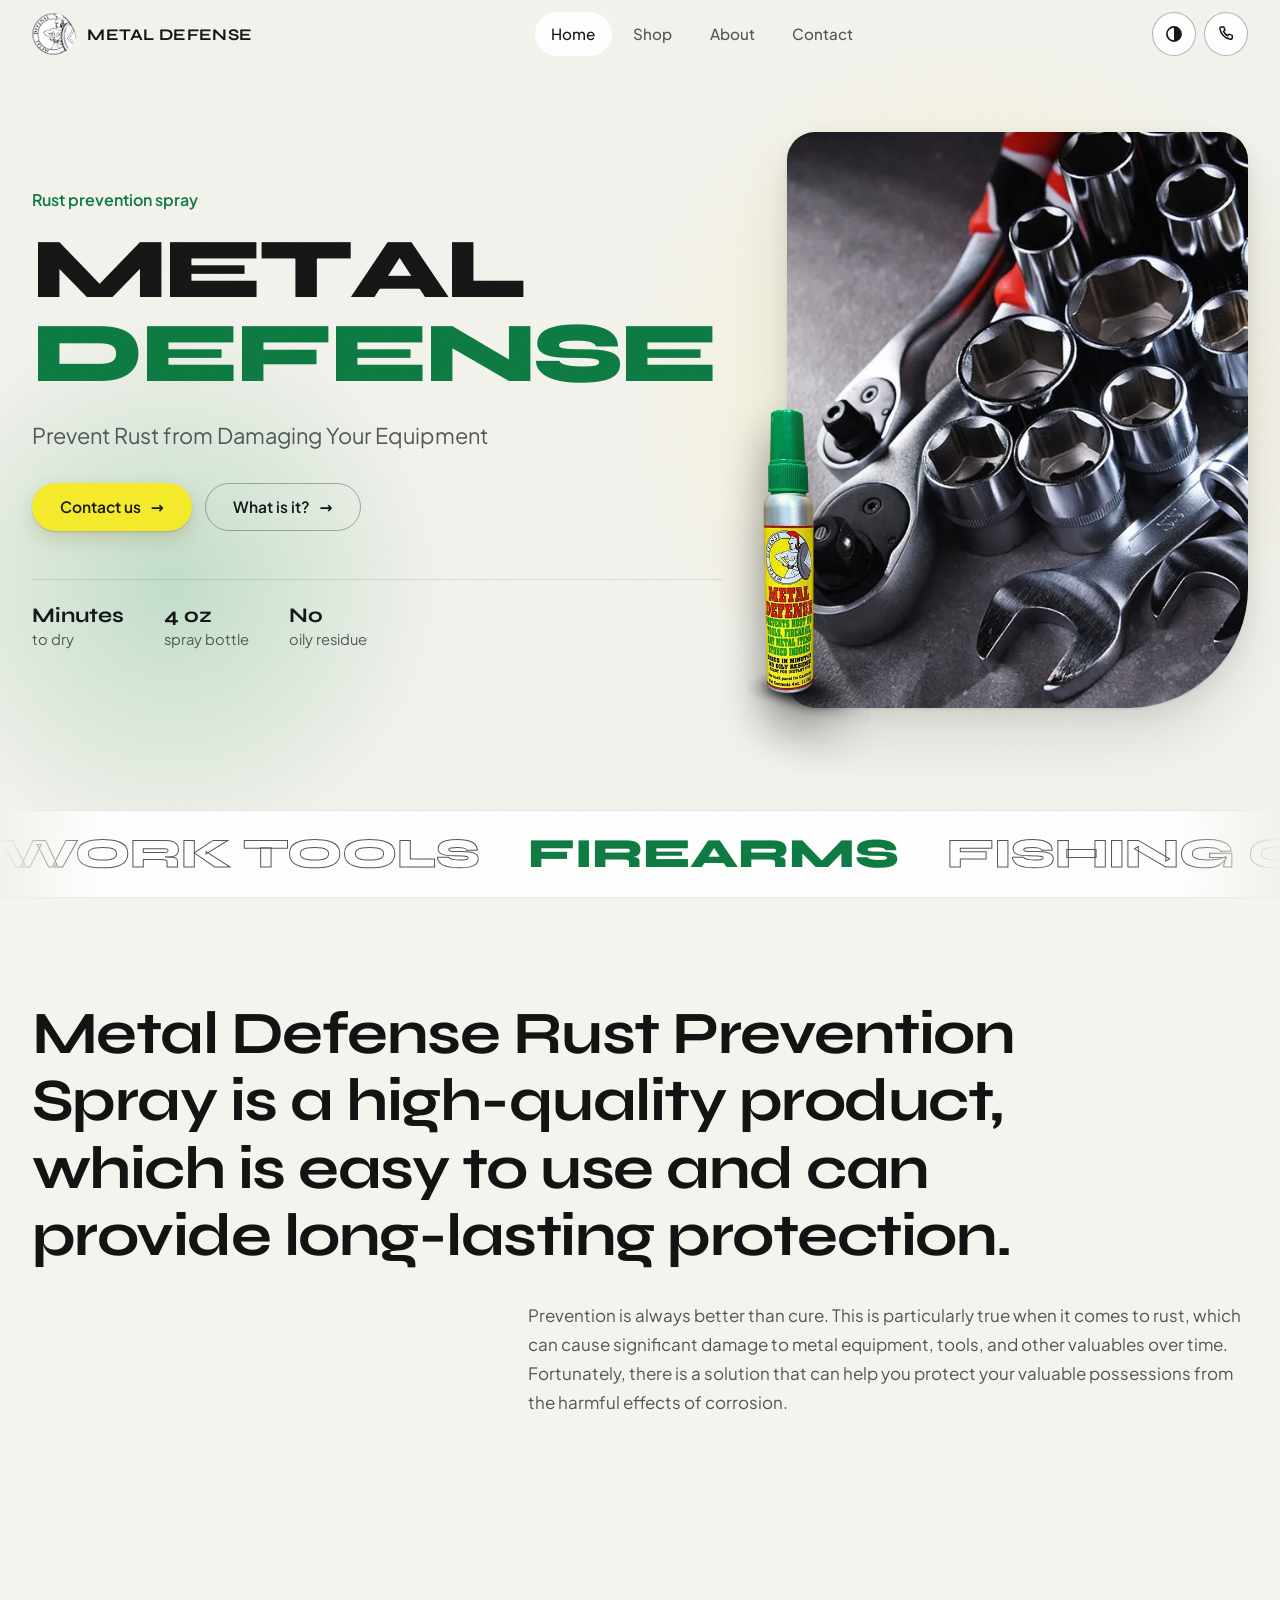
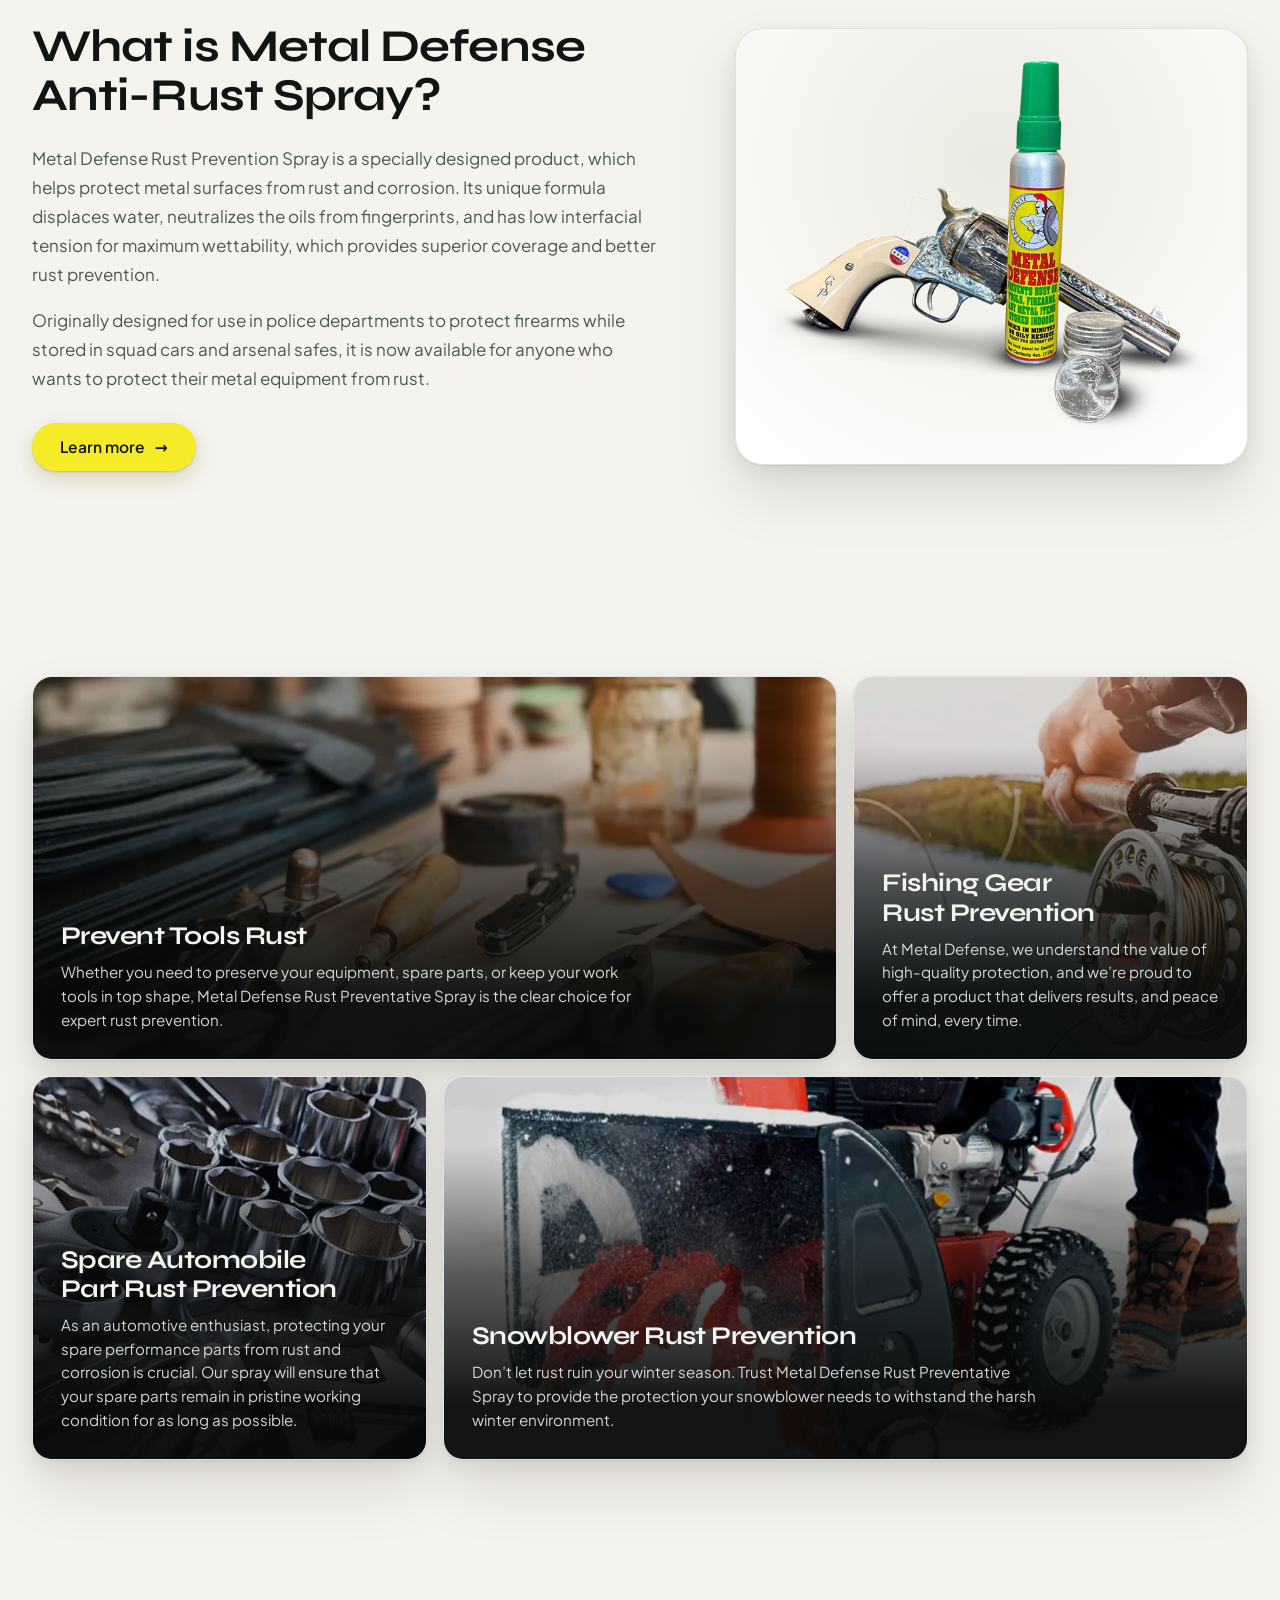
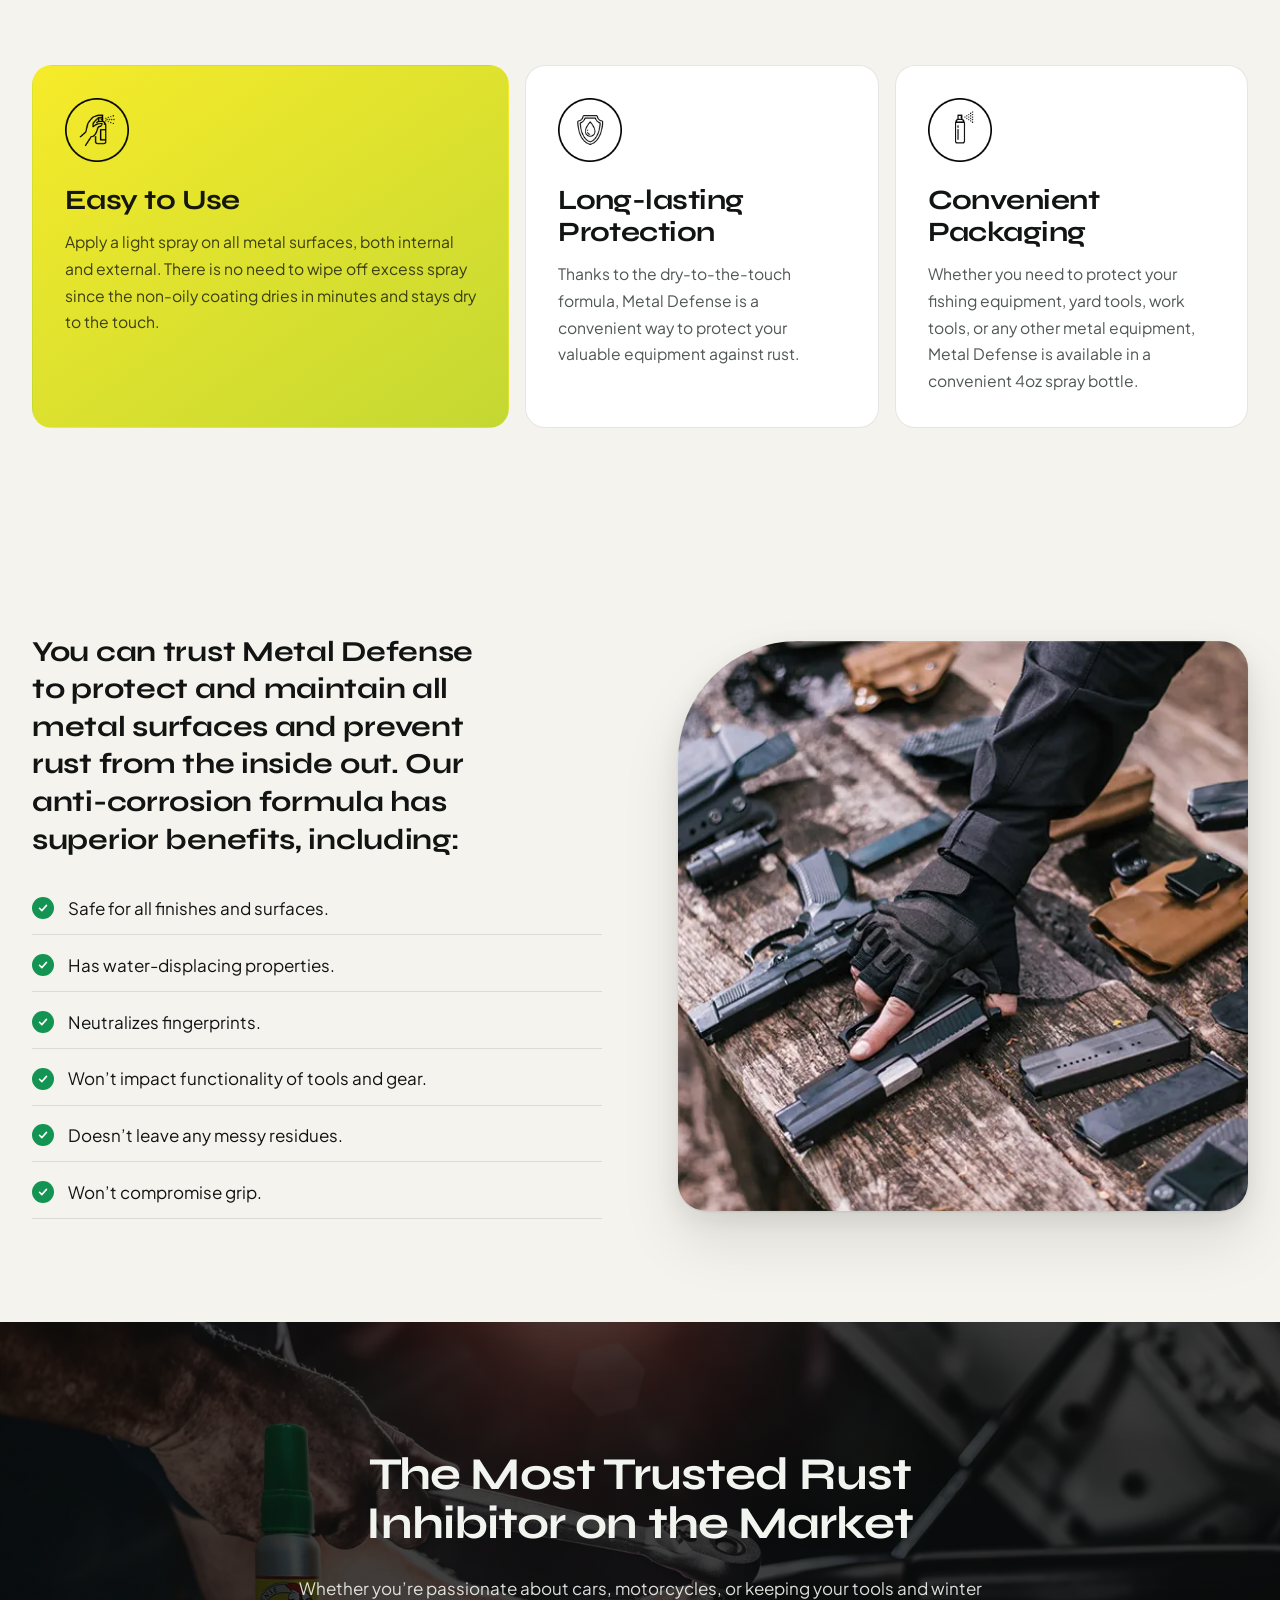
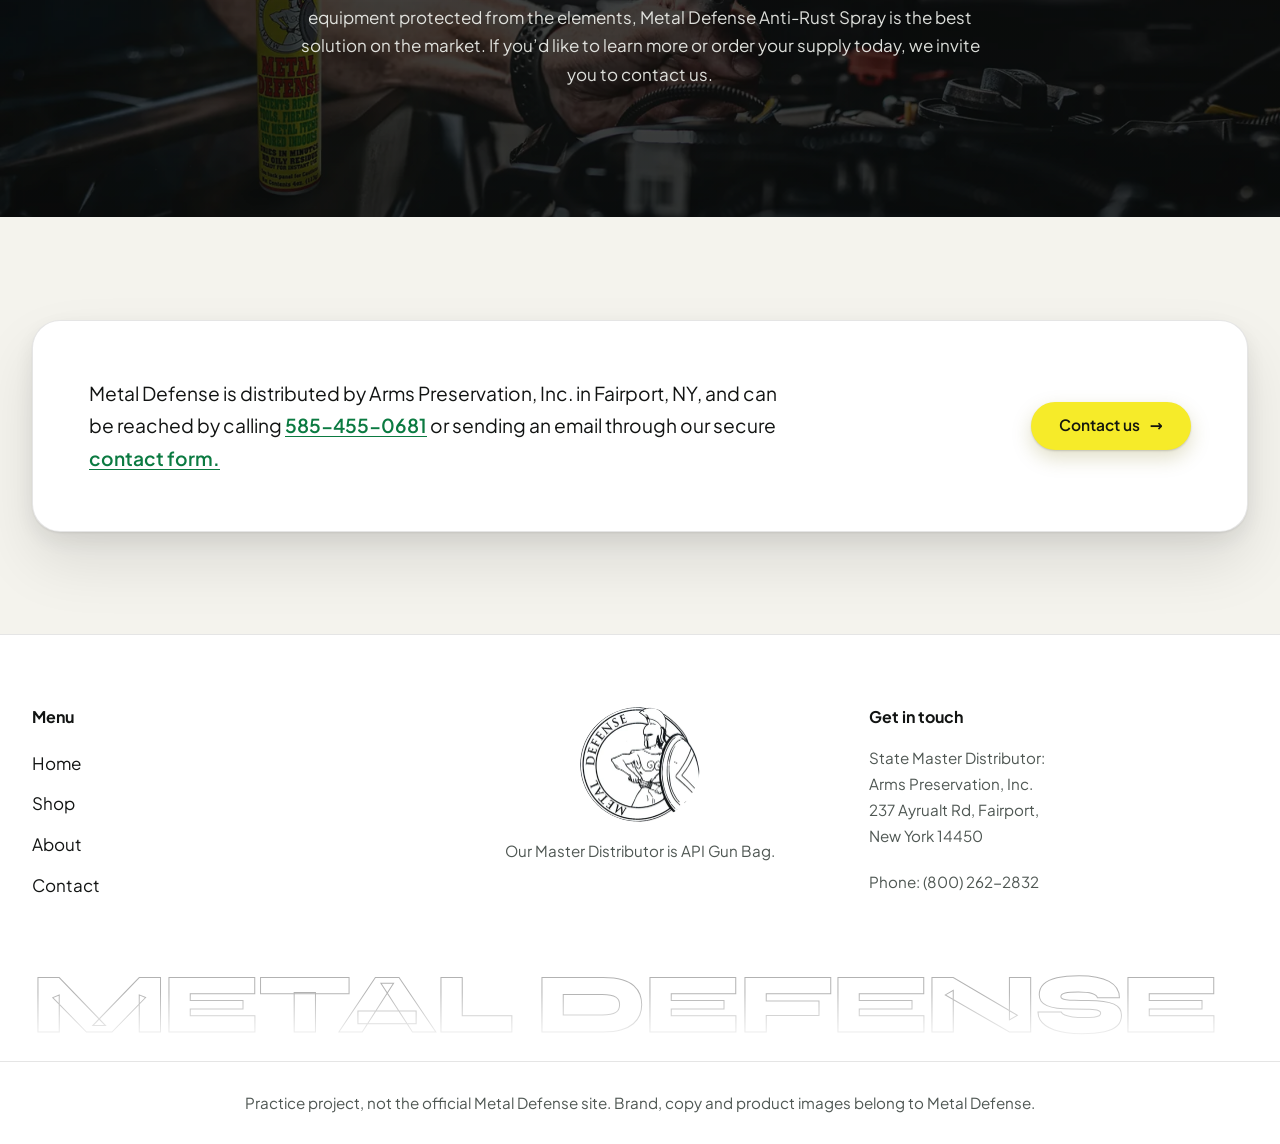
<file: index.html>
<!DOCTYPE html>
<html lang="en">
  <head>
    <meta charset="UTF-8">
    <meta name="viewport" content="width=device-width, initial-scale=1">
    <title>Metal Defense | Rust Prevention Spray</title>
    <meta name="description" content="Metal Defense Rust Prevention Spray protects tools, firearms, fishing gear and auto parts from rust. Dries in minutes, leaves no oily residue.">
    <meta property="og:type" content="website">
    <meta property="og:site_name" content="Metal Defense">
    <meta property="og:title" content="Metal Defense | Rust Prevention Spray">
    <meta property="og:description" content="Metal Defense Rust Prevention Spray protects tools, firearms, fishing gear and auto parts from rust. Dries in minutes, leaves no oily residue.">
    <meta name="twitter:card" content="summary">
    <meta name="color-scheme" content="dark light">
    <meta name="theme-color" content="#0c0e0d">
    <script>try{var t=localStorage.getItem('md-theme')||(matchMedia('(prefers-color-scheme: light)').matches?'light':'');if(t)document.documentElement.dataset.theme=t;var m=document.querySelector('meta[name=theme-color]');if(m)m.content=t==='light'?'#f4f3ed':'#0c0e0d'}catch(e){}</script>
    <link rel="icon" type="image/png" sizes="64x64" href="img/favicon-64.png">
    <link rel="apple-touch-icon" href="img/apple-touch-icon.png">
    <link rel="preload" href="fonts/syne-latin-wght-normal.woff2" as="font" type="font/woff2" crossorigin>
    <link rel="preload" href="fonts/plus-jakarta-sans-latin-wght-normal.woff2" as="font" type="font/woff2" crossorigin>
    <link rel="stylesheet" href="css/style.css">
    <script src="js/main.js" defer></script>
  </head>
  <body>
    <a class="skip" href="#main">Skip to content</a>
    <header class="site-header">
      <div class="wrap bar">
        <a class="brand" href="#home" aria-label="Metal Defense home"><img src="img/metal-defense-logo.webp" alt="" width="44" height="42"><span>Metal Defense</span></a>
        <nav id="nav" aria-label="Main">
          <ul>
            <li><a href="#home" aria-current="page">Home</a></li>
            <li><a href="shop.html">Shop</a></li>
            <li><a href="about.html">About</a></li>
            <li><a href="contact.html">Contact</a></li>
          </ul>
        </nav>
        <div class="actions">
          <button class="icon-btn theme-toggle" type="button" aria-label="Toggle light and dark theme"><svg viewBox="0 0 24 24" aria-hidden="true"><circle cx="12" cy="12" r="8.5" fill="none" stroke="currentColor" stroke-width="2"/><path d="M12 3.5a8.5 8.5 0 0 1 0 17z" fill="currentColor"/></svg></button>
          <a class="icon-btn" href="tel:+15854550681" aria-label="Call Metal Defense"><svg viewBox="0 0 24 24" aria-hidden="true"><path d="M6.6 3.5h2.8l1.4 4-1.9 1.3a11 11 0 0 0 5.3 5.3l1.3-1.9 4 1.4v2.8a2 2 0 0 1-2.1 2A15.5 15.5 0 0 1 4.6 5.6a2 2 0 0 1 2-2.1z" fill="none" stroke="currentColor" stroke-width="1.8" stroke-linejoin="round"/></svg></a>
          <button class="icon-btn menu-btn" type="button" aria-expanded="false" aria-controls="nav" aria-label="Open menu"><svg viewBox="0 0 24 24" aria-hidden="true"><path class="l1" d="M4 9h16" stroke="currentColor" stroke-width="2" stroke-linecap="round"/><path class="l2" d="M4 15h16" stroke="currentColor" stroke-width="2" stroke-linecap="round"/></svg></button>
        </div>
      </div>
    </header>

    <main id="main">
      <section class="hero" id="home">
        <div class="wrap hero-grid">
          <div class="hero-copy">
            <p class="eyebrow">Rust prevention spray</p>
            <h1>Metal <span class="accent">Defense</span></h1>
            <p class="lead">Prevent Rust from Damaging Your Equipment</p>
            <div class="cta-row">
              <a class="btn" href="contact.html">Contact us</a>
              <a class="btn ghost" href="about.html">What is it?</a>
            </div>
            <ul class="facts">
              <li><strong>Minutes</strong> to dry</li>
              <li><strong>4 oz</strong> spray bottle</li>
              <li><strong>No</strong> oily residue</li>
            </ul>
          </div>
          <div class="hero-media">
            <img class="hero-photo" src="img/splash-img.webp" alt="Socket set and ratchets on a dark workbench" width="1084" height="679" fetchpriority="high" decoding="async">
            <img class="hero-bottle" src="img/metal-defense-product-1.webp" alt="Metal Defense 4 oz spray bottle" width="226" height="605" decoding="async">
          </div>
        </div>
      </section>

      <div class="marquee" aria-hidden="true"><div class="marquee-track"><span>Work tools</span><span>Firearms</span><span>Fishing gear</span><span>Auto parts</span><span>Snowblowers</span><span>Yard tools</span></div></div>

      <section class="statement">
        <div class="wrap reveal">
          <h2>Metal Defense Rust Prevention Spray is a high-quality product, which is easy to use and can provide long-lasting protection.</h2>
          <p>Prevention is always better than cure. This is particularly true when it comes to rust, which can cause significant damage to metal equipment, tools, and other valuables over time. Fortunately, there is a solution that can help you protect your valuable possessions from the harmful effects of corrosion.</p>
        </div>
      </section>

      <section class="about" id="about">
        <div class="wrap about-grid">
          <div class="reveal">
            <h2>What is Metal Defense Anti-Rust Spray?</h2>
            <p>Metal Defense Rust Prevention Spray is a specially designed product, which helps protect metal surfaces from rust and corrosion. Its unique formula displaces water, neutralizes the oils from fingerprints, and has low interfacial tension for maximum wettability, which provides superior coverage and better rust prevention.</p>
            <p>Originally designed for use in police departments to protect firearms while stored in squad cars and arsenal safes, it is now available for anyone who wants to protect their metal equipment from rust.</p>
            <a class="btn" href="about.html">Learn more</a>
          </div>
          <figure class="product-card reveal"><img src="img/metal-defense-product.webp" alt="Metal Defense bottle next to a revolver and a coin" width="659" height="546" loading="lazy" decoding="async"></figure>
        </div>
      </section>

      <section class="uses" id="uses" aria-labelledby="uses-title">
        <div class="wrap">
          <h2 class="sr-only" id="uses-title">What Metal Defense protects</h2>
          <div class="bento">
            <article class="tile t-wide reveal">
              <img src="img/prevent-tool-rust.webp" alt="Hand tools on a workbench" width="796" height="434" loading="lazy" decoding="async">
              <div class="tile-body"><h3>Prevent Tools Rust</h3><p>Whether you need to preserve your equipment, spare parts, or keep your work tools in top shape, Metal Defense Rust Preventative Spray is the clear choice for expert rust prevention.</p></div>
            </article>
            <article class="tile reveal">
              <img src="img/fishing-gear-rust-prevention.webp" alt="Fishing reel being handled by a lake" width="796" height="434" loading="lazy" decoding="async">
              <div class="tile-body"><h3>Fishing Gear Rust Prevention</h3><p>At Metal Defense, we understand the value of high-quality protection, and we’re proud to offer a product that delivers results, and peace of mind, every time.</p></div>
            </article>
            <article class="tile reveal">
              <img src="img/spare-automobile-part-rust-prevention.webp" alt="Sockets and wrenches for automotive work" width="796" height="434" loading="lazy" decoding="async">
              <div class="tile-body"><h3>Spare Automobile Part Rust Prevention</h3><p>As an automotive enthusiast, protecting your spare performance parts from rust and corrosion is crucial. Our spray will ensure that your spare parts remain in pristine working condition for as long as possible.</p></div>
            </article>
            <article class="tile t-wide reveal">
              <img src="img/snowblower-rust-prevention.webp" alt="Snowblower in winter conditions" width="796" height="434" loading="lazy" decoding="async">
              <div class="tile-body"><h3>Snowblower Rust Prevention</h3><p>Don’t let rust ruin your winter season. Trust Metal Defense Rust Preventative Spray to provide the protection your snowblower needs to withstand the harsh winter environment.</p></div>
            </article>
          </div>
        </div>
      </section>

      <section class="features" id="features" aria-labelledby="features-title">
        <h2 class="sr-only" id="features-title">Why use Metal Defense</h2>
        <div class="wrap feature-grid">
          <article class="card reveal"><img class="ico" src="img/icon-easy-to-use.png" alt="" width="64" height="64" loading="lazy" decoding="async"><h3>Easy to Use</h3><p>Apply a light spray on all metal surfaces, both internal and external. There is no need to wipe off excess spray since the non-oily coating dries in minutes and stays dry to the touch.</p></article>
          <article class="card reveal"><img class="ico" src="img/icon-long-lasting-protection.png" alt="" width="64" height="64" loading="lazy" decoding="async"><h3>Long-lasting Protection</h3><p>Thanks to the dry-to-the-touch formula, Metal Defense is a convenient way to protect your valuable equipment against rust.</p></article>
          <article class="card reveal"><img class="ico" src="img/icon-convenient-packaging.png" alt="" width="64" height="64" loading="lazy" decoding="async"><h3>Convenient Packaging</h3><p>Whether you need to protect your fishing equipment, yard tools, work tools, or any other metal equipment, Metal Defense is available in a convenient 4oz spray bottle.</p></article>
        </div>
      </section>

      <section class="benefits">
        <div class="wrap benefit-grid">
          <div class="reveal">
            <h2>You can trust Metal Defense to protect and maintain all metal surfaces and prevent rust from the inside out. Our anti-corrosion formula has superior benefits, including:</h2>
            <ul class="checks">
              <li>Safe for all finishes and surfaces.</li>
              <li>Has water-displacing properties.</li>
              <li>Neutralizes fingerprints.</li>
              <li>Won’t impact functionality of tools and gear.</li>
              <li>Doesn’t leave any messy residues.</li>
              <li>Won’t compromise grip.</li>
            </ul>
          </div>
          <img class="benefit-img reveal" src="img/gun-cleaning.webp" alt="Hands laying out holsters and pistols on a wooden table" width="771" height="554" loading="lazy" decoding="async">
        </div>
      </section>

      <section class="trust">
        <div class="wrap reveal">
          <h2>The Most Trusted Rust Inhibitor on the Market</h2>
          <p>Whether you’re passionate about cars, motorcycles, or keeping your tools and winter equipment protected from the elements, Metal Defense Anti-Rust Spray is the best solution on the market. If you’d like to learn more or order your supply today, we invite you to contact us.</p>
        </div>
      </section>

      <section class="contact" id="contact">
        <div class="wrap contact-box reveal">
          <p>Metal Defense is distributed by Arms Preservation, Inc. in Fairport, NY, and can be reached by calling <a href="tel:+15854550681">585-455-0681</a> or sending an email through our secure <a href="contact.html">contact form.</a></p>
          <a class="btn" href="contact.html">Contact us</a>
        </div>
      </section>
    </main>

    <footer class="site-footer">
      <div class="wrap foot-grid">
        <div><h2>Menu</h2><ul><li><a href="#home">Home</a></li><li><a href="shop.html">Shop</a></li><li><a href="about.html">About</a></li><li><a href="contact.html">Contact</a></li></ul></div>
        <div class="foot-brand"><img src="img/metal-defense-logo.webp" alt="Metal Defense" width="120" height="116" loading="lazy" decoding="async"><p>Our Master Distributor is API Gun Bag.</p></div>
        <div><h2>Get in touch</h2><p>State Master Distributor:<br>Arms Preservation, Inc.<br>237 Ayrualt Rd, Fairport,<br>New York 14450</p><p>Phone: <a href="tel:+18002622832">(800) 262-2832</a></p></div>
      </div>
      <div class="wrap"><div class="wordmark" aria-hidden="true"><span>Metal Defense</span></div></div>
      <p class="legal">Practice project, not the official Metal Defense site. Brand, copy and product images belong to Metal Defense.</p>
    </footer>
  </body>
</html>
</file>
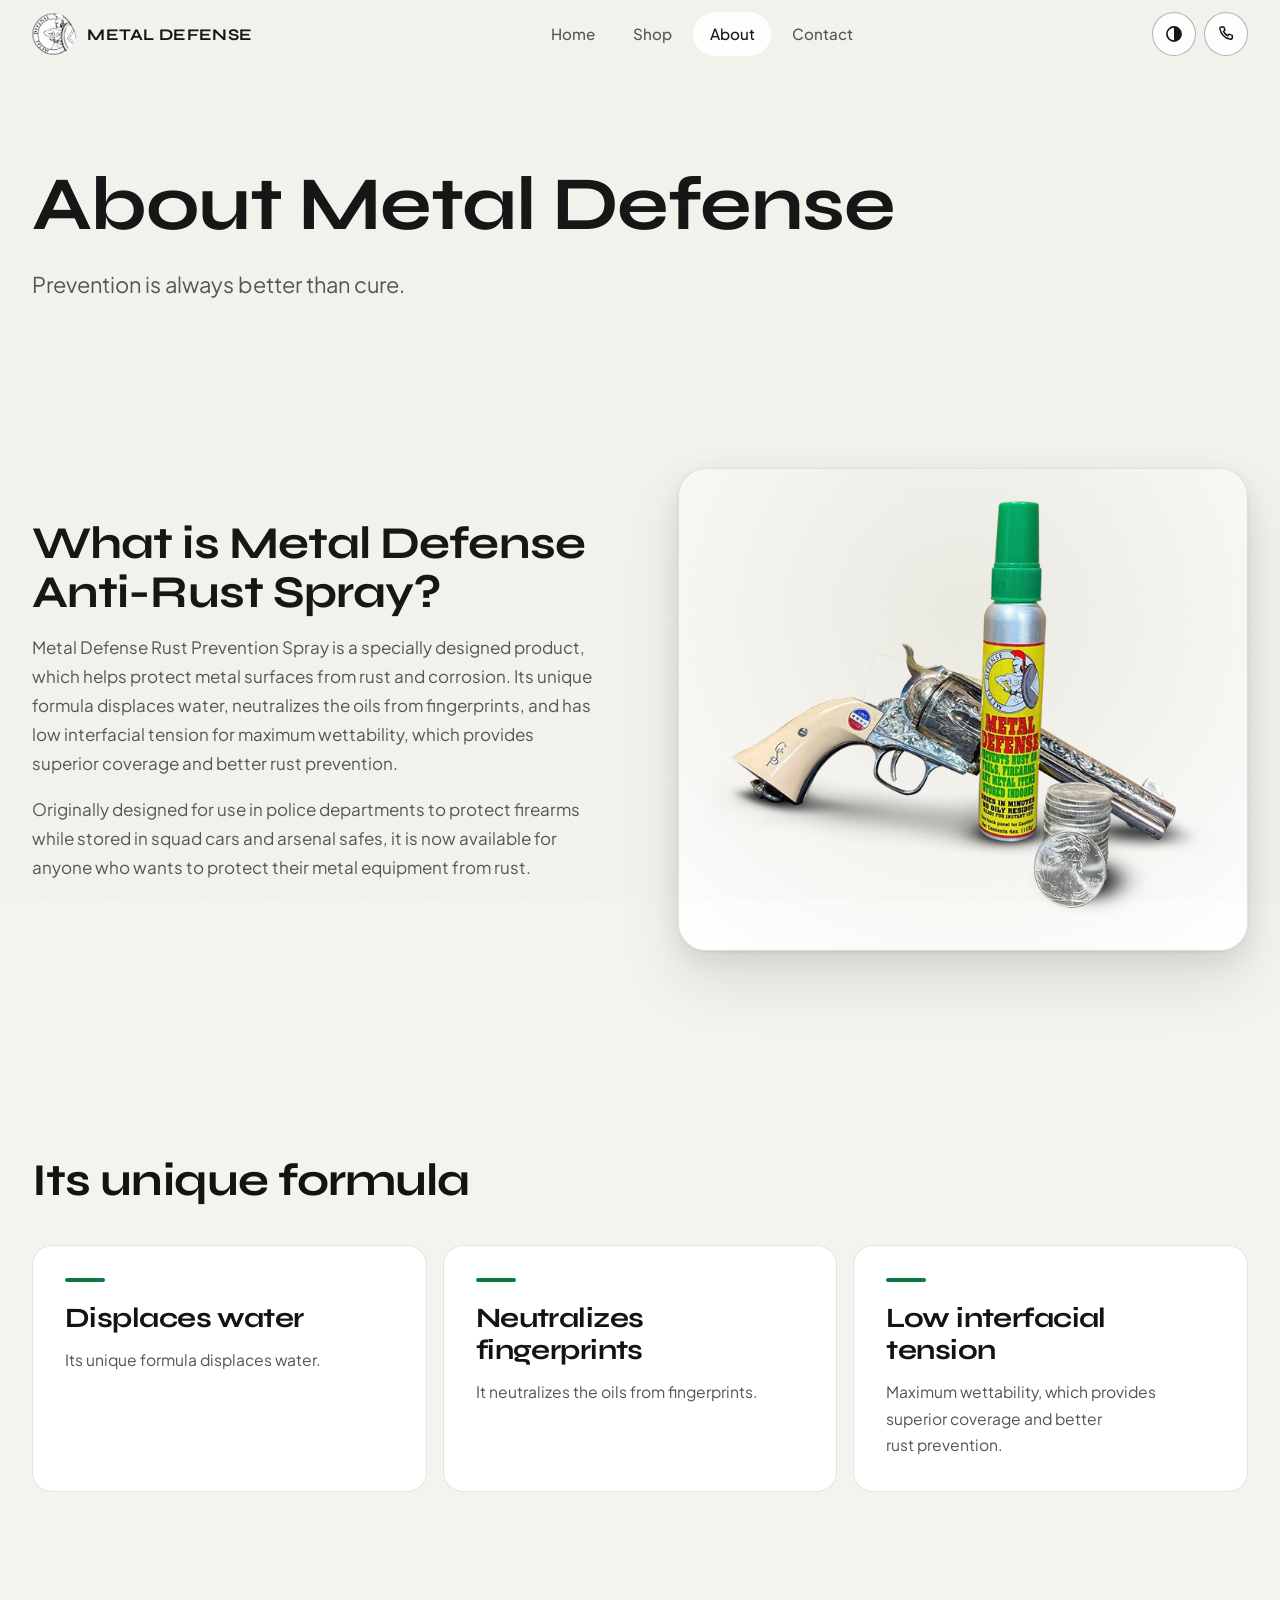
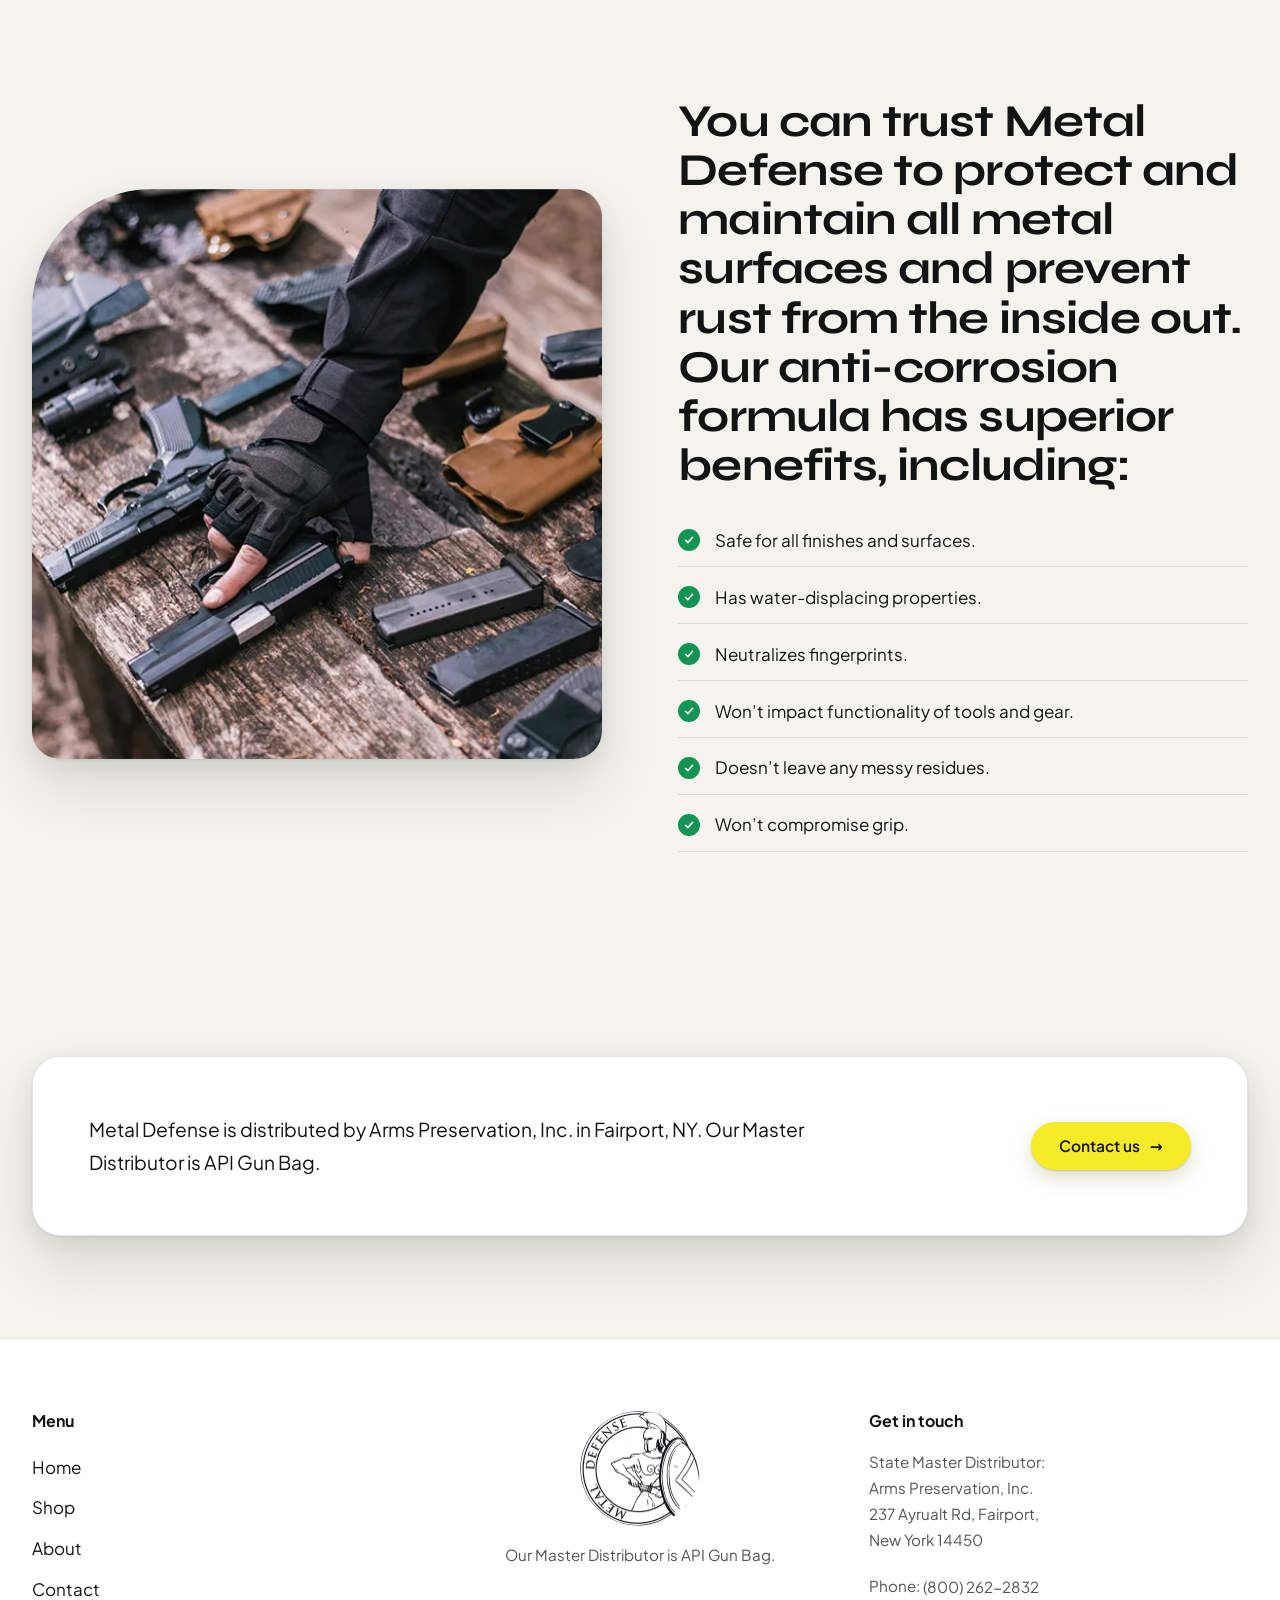
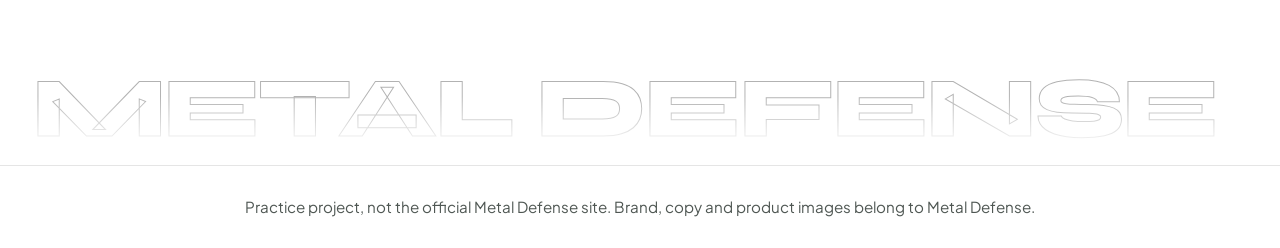
<file: about.html>
<!DOCTYPE html>
<html lang="en">
<head>
<meta charset="UTF-8">
<meta name="viewport" content="width=device-width, initial-scale=1">
<title>About | Metal Defense</title>
<meta name="description" content="What Metal Defense is, how the formula works, and who distributes it.">
<meta property="og:type" content="website">
<meta property="og:site_name" content="Metal Defense">
<meta property="og:title" content="About | Metal Defense">
<meta property="og:description" content="What Metal Defense is, how the formula works, and who distributes it.">
<meta name="twitter:card" content="summary">
<meta name="color-scheme" content="dark light">
<meta name="theme-color" content="#0c0e0d">
<script>try{var t=localStorage.getItem('md-theme')||(matchMedia('(prefers-color-scheme: light)').matches?'light':'');if(t)document.documentElement.dataset.theme=t;var m=document.querySelector('meta[name=theme-color]');if(m)m.content=t==='light'?'#f4f3ed':'#0c0e0d'}catch(e){}</script>
<link rel="icon" type="image/png" sizes="64x64" href="img/favicon-64.png">
<link rel="apple-touch-icon" href="img/apple-touch-icon.png">
<link rel="preload" href="fonts/syne-latin-wght-normal.woff2" as="font" type="font/woff2" crossorigin>
<link rel="preload" href="fonts/plus-jakarta-sans-latin-wght-normal.woff2" as="font" type="font/woff2" crossorigin>
<link rel="stylesheet" href="css/style.css">
<script src="js/main.js" defer></script>
</head>
<body>
<a class="skip" href="#main">Skip to content</a>
<header class="site-header">
  <div class="wrap bar">
    <a class="brand" href="index.html" aria-label="Metal Defense home"><img src="img/metal-defense-logo.webp" alt="" width="44" height="42"><span>Metal Defense</span></a>
    <nav id="nav" aria-label="Main">
      <ul>
        <li><a href="index.html">Home</a></li>
        <li><a href="shop.html">Shop</a></li>
        <li><a href="about.html" aria-current="page">About</a></li>
        <li><a href="contact.html">Contact</a></li>
      </ul>
    </nav>
    <div class="actions">
      <button class="icon-btn theme-toggle" type="button" aria-label="Toggle light and dark theme"><svg viewBox="0 0 24 24" aria-hidden="true"><circle cx="12" cy="12" r="8.5" fill="none" stroke="currentColor" stroke-width="2"/><path d="M12 3.5a8.5 8.5 0 0 1 0 17z" fill="currentColor"/></svg></button>
      <a class="icon-btn" href="tel:+15854550681" aria-label="Call Metal Defense"><svg viewBox="0 0 24 24" aria-hidden="true"><path d="M6.6 3.5h2.8l1.4 4-1.9 1.3a11 11 0 0 0 5.3 5.3l1.3-1.9 4 1.4v2.8a2 2 0 0 1-2.1 2A15.5 15.5 0 0 1 4.6 5.6a2 2 0 0 1 2-2.1z" fill="none" stroke="currentColor" stroke-width="1.8" stroke-linejoin="round"/></svg></a>
      <button class="icon-btn menu-btn" type="button" aria-expanded="false" aria-controls="nav" aria-label="Open menu"><svg viewBox="0 0 24 24" aria-hidden="true"><path class="l1" d="M4 9h16" stroke="currentColor" stroke-width="2" stroke-linecap="round"/><path class="l2" d="M4 15h16" stroke="currentColor" stroke-width="2" stroke-linecap="round"/></svg></button>
    </div>
  </div>
</header>
<main id="main">

  <section class="page-hero">
    <div class="wrap reveal">
      <h1>About Metal Defense</h1>
      <p class="lead">Prevention is always better than cure.</p>
    </div>
  </section>

  <section>
    <div class="wrap split">
      <div class="reveal">
        <h2>What is Metal Defense Anti-Rust Spray?</h2>
        <p class="muted">Metal Defense Rust Prevention Spray is a specially designed product, which helps protect metal surfaces from rust and corrosion. Its unique formula displaces water, neutralizes the oils from fingerprints, and has low interfacial tension for maximum wettability, which provides superior coverage and better rust prevention.</p>
        <p class="muted">Originally designed for use in police departments to protect firearms while stored in squad cars and arsenal safes, it is now available for anyone who wants to protect their metal equipment from rust.</p>
      </div>
      <figure class="product-card reveal"><img src="img/metal-defense-product.webp" alt="Metal Defense bottle next to a revolver and a coin" width="659" height="546" loading="lazy" decoding="async"></figure>
    </div>
  </section>

  <section>
    <div class="wrap">
      <h2 class="section-title reveal">Its unique formula</h2>
      <div class="feature-grid">
        <article class="card reveal"><span class="mark" aria-hidden="true"></span><h3>Displaces water</h3><p>Its unique formula displaces water.</p></article>
        <article class="card reveal"><span class="mark" aria-hidden="true"></span><h3>Neutralizes fingerprints</h3><p>It neutralizes the oils from fingerprints.</p></article>
        <article class="card reveal"><span class="mark" aria-hidden="true"></span><h3>Low interfacial tension</h3><p>Maximum wettability, which provides superior coverage and better rust prevention.</p></article>
      </div>
    </div>
  </section>

  <section>
    <div class="wrap split">
      <img class="benefit-img reveal" src="img/gun-cleaning.webp" alt="Hands laying out holsters and pistols on a wooden table" width="771" height="554" loading="lazy" decoding="async">
      <div class="reveal">
        <h2>You can trust Metal Defense to protect and maintain all metal surfaces and prevent rust from the inside out. Our anti-corrosion formula has superior benefits, including:</h2>
        <ul class="checks">
          <li>Safe for all finishes and surfaces.</li>
          <li>Has water-displacing properties.</li>
          <li>Neutralizes fingerprints.</li>
          <li>Won’t impact functionality of tools and gear.</li>
          <li>Doesn’t leave any messy residues.</li>
          <li>Won’t compromise grip.</li>
        </ul>
      </div>
    </div>
  </section>

  <section>
    <div class="wrap contact-box reveal">
      <p>Metal Defense is distributed by Arms Preservation, Inc. in Fairport, NY. Our Master Distributor is API Gun Bag.</p>
      <a class="btn" href="contact.html">Contact us</a>
    </div>
  </section>
</main>
<footer class="site-footer">
  <div class="wrap foot-grid">
    <div><h2>Menu</h2><ul><li><a href="index.html">Home</a></li><li><a href="shop.html">Shop</a></li><li><a href="about.html">About</a></li><li><a href="contact.html">Contact</a></li></ul></div>
    <div class="foot-brand"><img src="img/metal-defense-logo.webp" alt="Metal Defense" width="120" height="116" loading="lazy" decoding="async"><p>Our Master Distributor is API Gun Bag.</p></div>
    <div><h2>Get in touch</h2><p>State Master Distributor:<br>Arms Preservation, Inc.<br>237 Ayrualt Rd, Fairport,<br>New York 14450</p><p>Phone: <a href="tel:+18002622832">(800) 262-2832</a></p></div>
  </div>
  <div class="wrap"><div class="wordmark" aria-hidden="true"><span>Metal Defense</span></div></div>
  <p class="legal">Practice project, not the official Metal Defense site. Brand, copy and product images belong to Metal Defense.</p>
</footer>
</body>
</html>
</file>
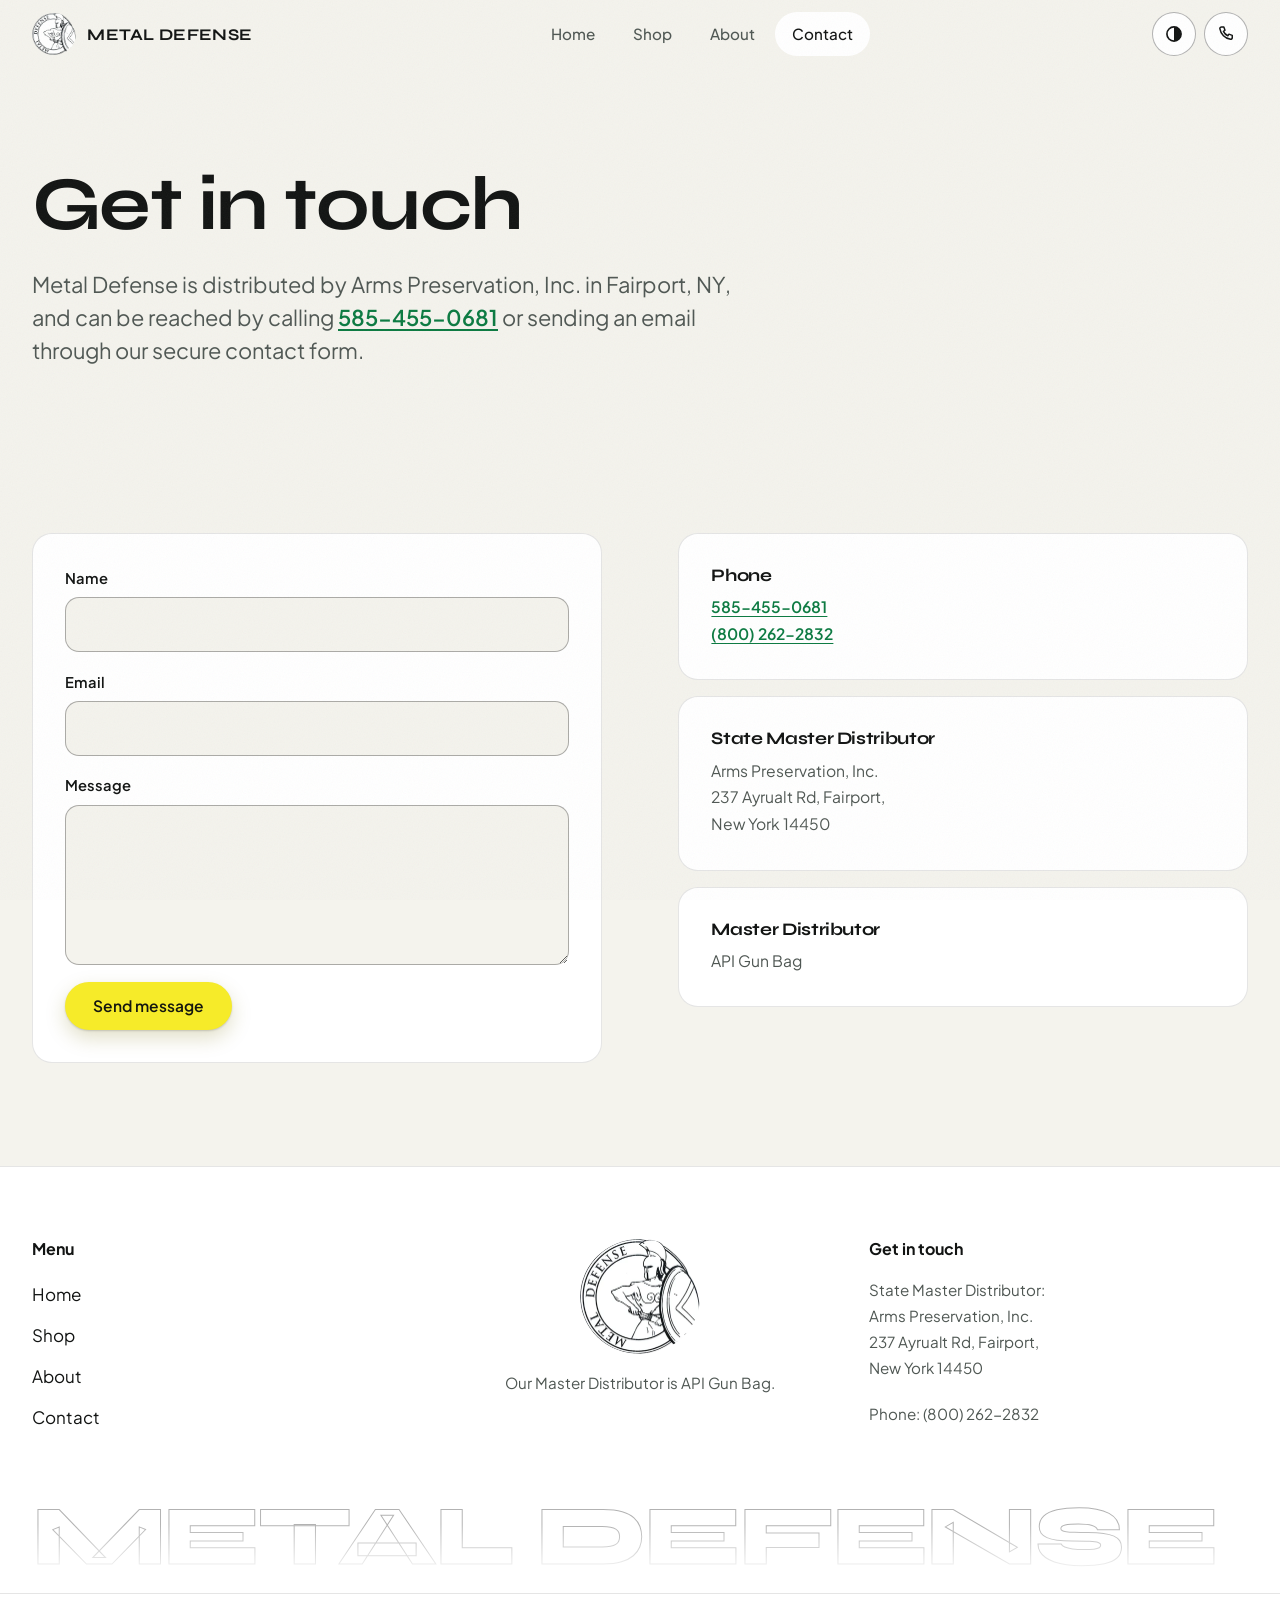
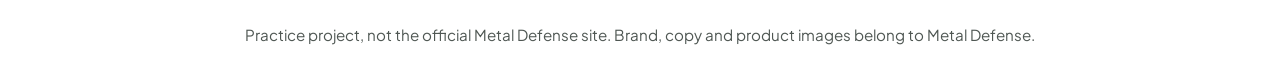
<file: contact.html>
<!DOCTYPE html>
<html lang="en">
<head>
<meta charset="UTF-8">
<meta name="viewport" content="width=device-width, initial-scale=1">
<title>Contact | Metal Defense</title>
<meta name="description" content="Call or write to Metal Defense, distributed by Arms Preservation, Inc. in Fairport, NY.">
<meta property="og:type" content="website">
<meta property="og:site_name" content="Metal Defense">
<meta property="og:title" content="Contact | Metal Defense">
<meta property="og:description" content="Call or write to Metal Defense, distributed by Arms Preservation, Inc. in Fairport, NY.">
<meta name="twitter:card" content="summary">
<meta name="color-scheme" content="dark light">
<meta name="theme-color" content="#0c0e0d">
<script>try{var t=localStorage.getItem('md-theme')||(matchMedia('(prefers-color-scheme: light)').matches?'light':'');if(t)document.documentElement.dataset.theme=t;var m=document.querySelector('meta[name=theme-color]');if(m)m.content=t==='light'?'#f4f3ed':'#0c0e0d'}catch(e){}</script>
<link rel="icon" type="image/png" sizes="64x64" href="img/favicon-64.png">
<link rel="apple-touch-icon" href="img/apple-touch-icon.png">
<link rel="preload" href="fonts/syne-latin-wght-normal.woff2" as="font" type="font/woff2" crossorigin>
<link rel="preload" href="fonts/plus-jakarta-sans-latin-wght-normal.woff2" as="font" type="font/woff2" crossorigin>
<link rel="stylesheet" href="css/style.css">
<script src="js/main.js" defer></script>
</head>
<body>
<a class="skip" href="#main">Skip to content</a>
<header class="site-header">
  <div class="wrap bar">
    <a class="brand" href="index.html" aria-label="Metal Defense home"><img src="img/metal-defense-logo.webp" alt="" width="44" height="42"><span>Metal Defense</span></a>
    <nav id="nav" aria-label="Main">
      <ul>
        <li><a href="index.html">Home</a></li>
        <li><a href="shop.html">Shop</a></li>
        <li><a href="about.html">About</a></li>
        <li><a href="contact.html" aria-current="page">Contact</a></li>
      </ul>
    </nav>
    <div class="actions">
      <button class="icon-btn theme-toggle" type="button" aria-label="Toggle light and dark theme"><svg viewBox="0 0 24 24" aria-hidden="true"><circle cx="12" cy="12" r="8.5" fill="none" stroke="currentColor" stroke-width="2"/><path d="M12 3.5a8.5 8.5 0 0 1 0 17z" fill="currentColor"/></svg></button>
      <a class="icon-btn" href="tel:+15854550681" aria-label="Call Metal Defense"><svg viewBox="0 0 24 24" aria-hidden="true"><path d="M6.6 3.5h2.8l1.4 4-1.9 1.3a11 11 0 0 0 5.3 5.3l1.3-1.9 4 1.4v2.8a2 2 0 0 1-2.1 2A15.5 15.5 0 0 1 4.6 5.6a2 2 0 0 1 2-2.1z" fill="none" stroke="currentColor" stroke-width="1.8" stroke-linejoin="round"/></svg></a>
      <button class="icon-btn menu-btn" type="button" aria-expanded="false" aria-controls="nav" aria-label="Open menu"><svg viewBox="0 0 24 24" aria-hidden="true"><path class="l1" d="M4 9h16" stroke="currentColor" stroke-width="2" stroke-linecap="round"/><path class="l2" d="M4 15h16" stroke="currentColor" stroke-width="2" stroke-linecap="round"/></svg></button>
    </div>
  </div>
</header>
<main id="main">

  <section class="page-hero">
    <div class="wrap reveal">
      <h1>Get in touch</h1>
      <p class="lead">Metal Defense is distributed by Arms Preservation, Inc. in Fairport, NY, and can be reached by calling <a href="tel:+15854550681">585-455-0681</a> or sending an email through our secure contact form.</p>
    </div>
  </section>

  <section>
    <div class="wrap split top">
      <div class="card reveal">
        <p class="notice" id="sent" role="status" hidden>Message sent. Thank you.</p>
        <form class="form" name="contact" method="POST" action="contact.html?sent" data-netlify="true" netlify-honeypot="bot-field">
          <input type="hidden" name="form-name" value="contact">
          <p class="honeypot"><label>Leave empty <input name="bot-field" tabindex="-1" autocomplete="off"></label></p>
          <label>Name <input name="name" type="text" autocomplete="name" required></label>
          <label>Email <input name="email" type="email" autocomplete="email" required></label>
          <label>Message <textarea name="message" required></textarea></label>
          <button class="btn" type="submit">Send message</button>
        </form>
      </div>
      <div class="info-list reveal">
        <article class="card"><h3>Phone</h3><p><a class="inline" href="tel:+15854550681">585-455-0681</a><br><a class="inline" href="tel:+18002622832">(800) 262-2832</a></p></article>
        <article class="card"><h3>State Master Distributor</h3><p>Arms Preservation, Inc.<br>237 Ayrualt Rd, Fairport,<br>New York 14450</p></article>
        <article class="card"><h3>Master Distributor</h3><p>API Gun Bag</p></article>
      </div>
    </div>
  </section>
</main>
<footer class="site-footer">
  <div class="wrap foot-grid">
    <div><h2>Menu</h2><ul><li><a href="index.html">Home</a></li><li><a href="shop.html">Shop</a></li><li><a href="about.html">About</a></li><li><a href="contact.html">Contact</a></li></ul></div>
    <div class="foot-brand"><img src="img/metal-defense-logo.webp" alt="Metal Defense" width="120" height="116" loading="lazy" decoding="async"><p>Our Master Distributor is API Gun Bag.</p></div>
    <div><h2>Get in touch</h2><p>State Master Distributor:<br>Arms Preservation, Inc.<br>237 Ayrualt Rd, Fairport,<br>New York 14450</p><p>Phone: <a href="tel:+18002622832">(800) 262-2832</a></p></div>
  </div>
  <div class="wrap"><div class="wordmark" aria-hidden="true"><span>Metal Defense</span></div></div>
  <p class="legal">Practice project, not the official Metal Defense site. Brand, copy and product images belong to Metal Defense.</p>
</footer>
</body>
</html>
</file>
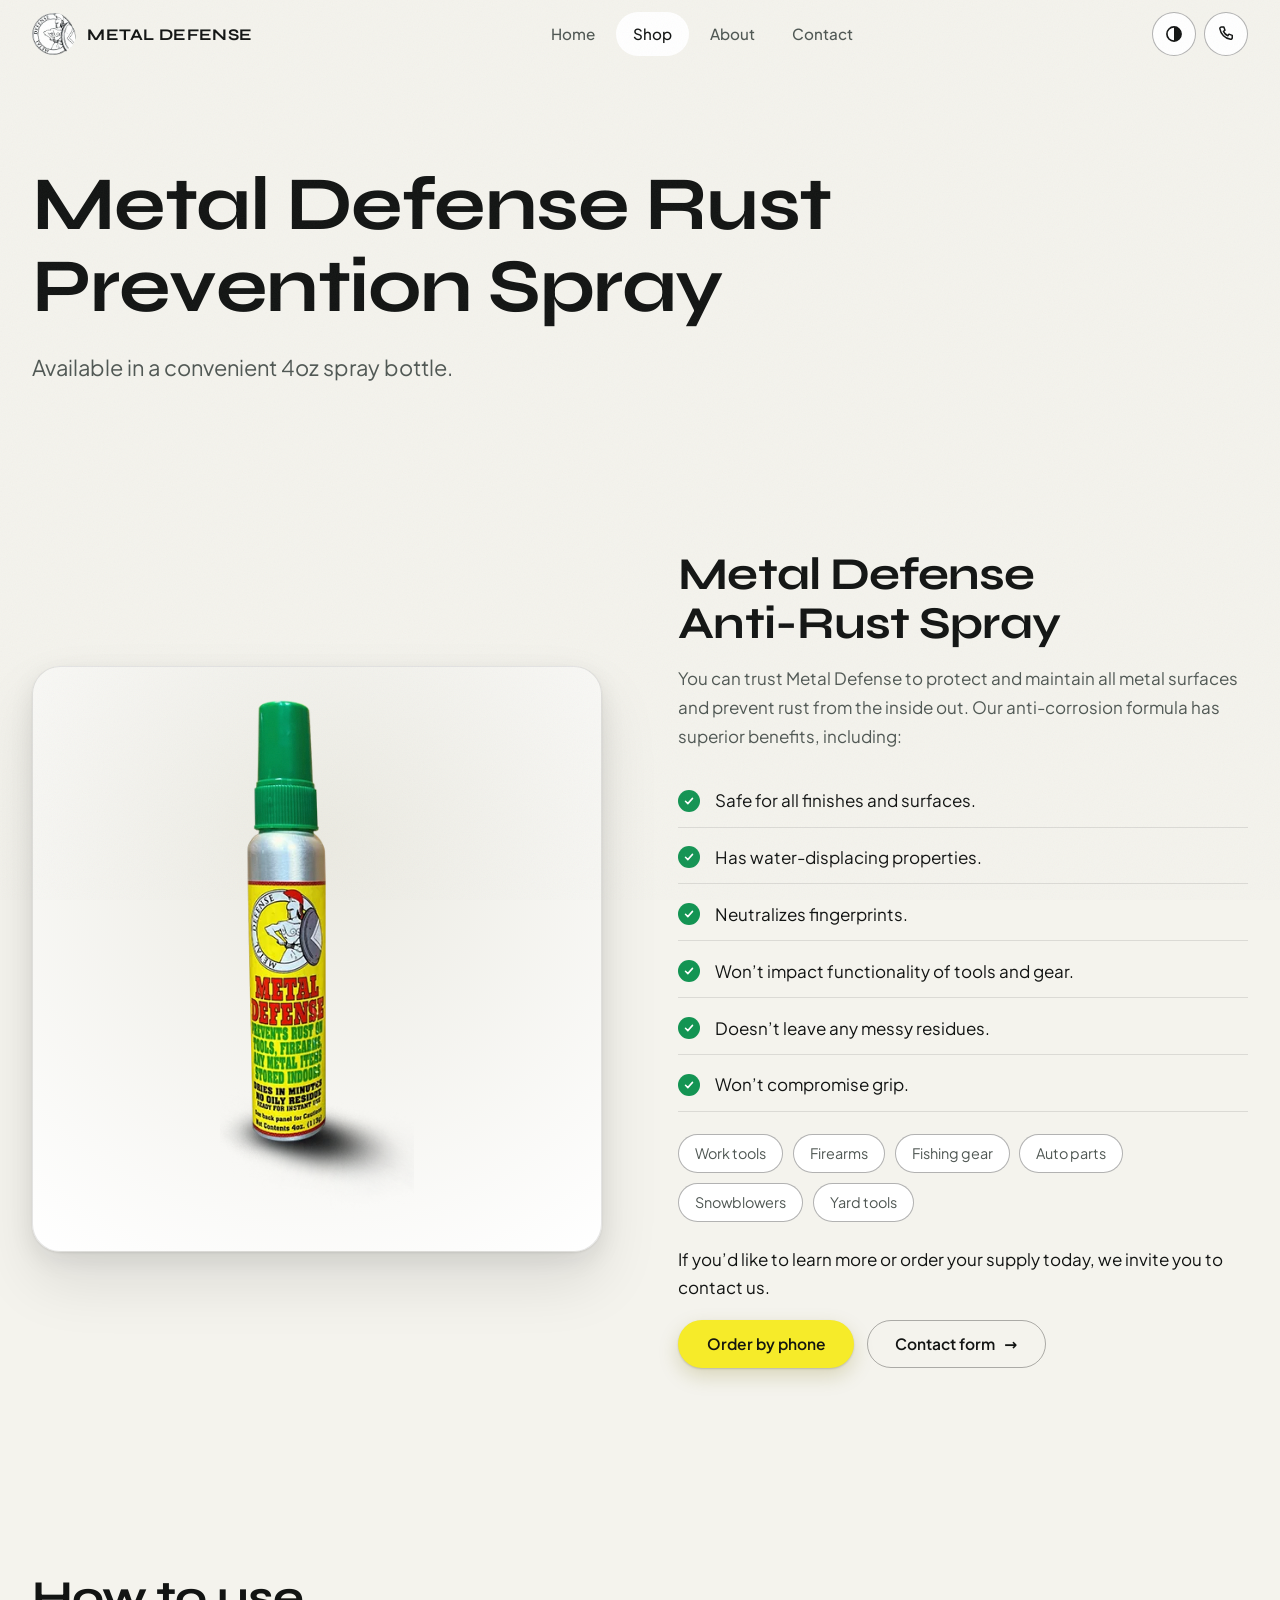
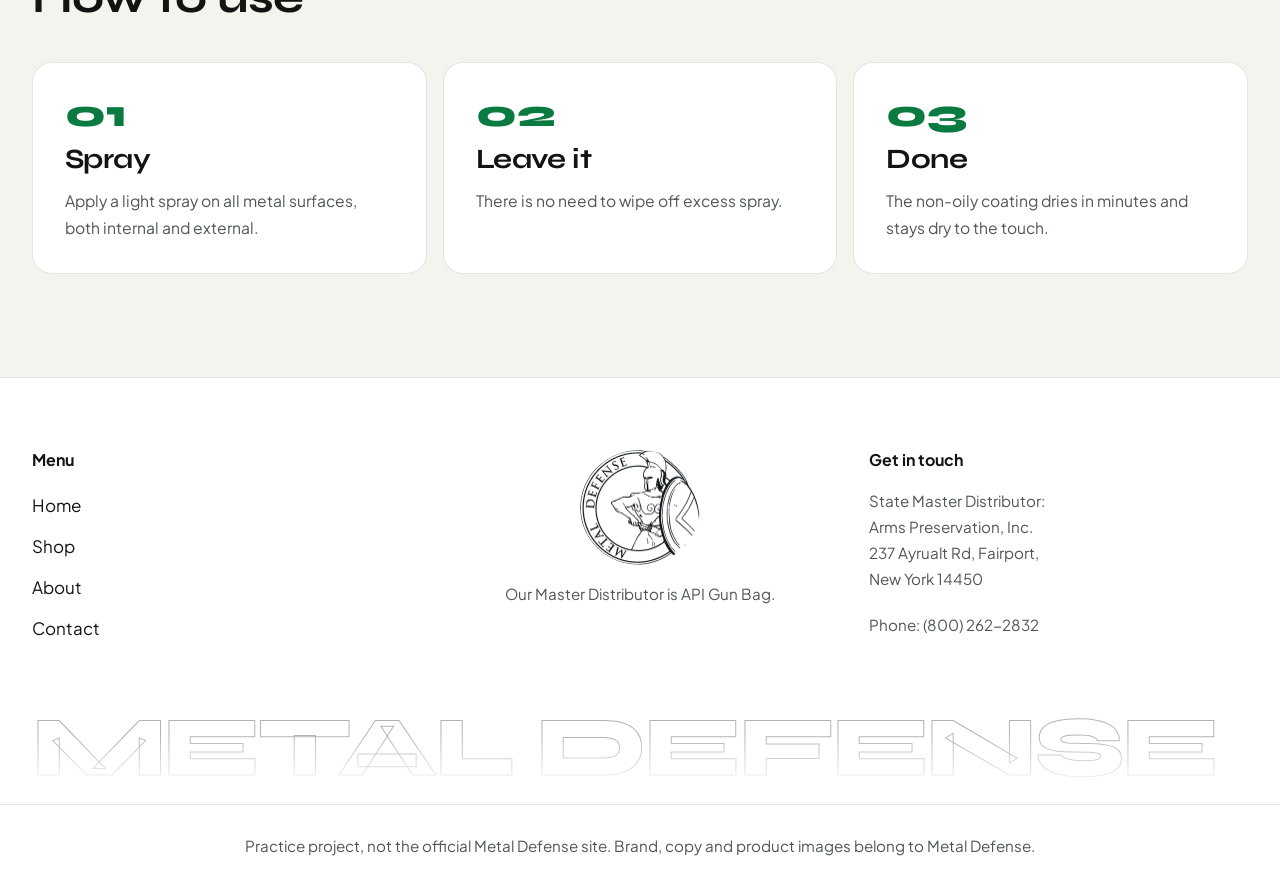
<file: shop.html>
<!DOCTYPE html>
<html lang="en">
<head>
<meta charset="UTF-8">
<meta name="viewport" content="width=device-width, initial-scale=1">
<title>Shop | Metal Defense</title>
<meta name="description" content="Metal Defense Rust Prevention Spray in a 4 oz bottle. How to use it and how to order.">
<meta property="og:type" content="website">
<meta property="og:site_name" content="Metal Defense">
<meta property="og:title" content="Shop | Metal Defense">
<meta property="og:description" content="Metal Defense Rust Prevention Spray in a 4 oz bottle. How to use it and how to order.">
<meta name="twitter:card" content="summary">
<meta name="color-scheme" content="dark light">
<meta name="theme-color" content="#0c0e0d">
<script>try{var t=localStorage.getItem('md-theme')||(matchMedia('(prefers-color-scheme: light)').matches?'light':'');if(t)document.documentElement.dataset.theme=t;var m=document.querySelector('meta[name=theme-color]');if(m)m.content=t==='light'?'#f4f3ed':'#0c0e0d'}catch(e){}</script>
<link rel="icon" type="image/png" sizes="64x64" href="img/favicon-64.png">
<link rel="apple-touch-icon" href="img/apple-touch-icon.png">
<link rel="preload" href="fonts/syne-latin-wght-normal.woff2" as="font" type="font/woff2" crossorigin>
<link rel="preload" href="fonts/plus-jakarta-sans-latin-wght-normal.woff2" as="font" type="font/woff2" crossorigin>
<link rel="stylesheet" href="css/style.css">
<script src="js/main.js" defer></script>
</head>
<body>
<a class="skip" href="#main">Skip to content</a>
<header class="site-header">
  <div class="wrap bar">
    <a class="brand" href="index.html" aria-label="Metal Defense home"><img src="img/metal-defense-logo.webp" alt="" width="44" height="42"><span>Metal Defense</span></a>
    <nav id="nav" aria-label="Main">
      <ul>
        <li><a href="index.html">Home</a></li>
        <li><a href="shop.html" aria-current="page">Shop</a></li>
        <li><a href="about.html">About</a></li>
        <li><a href="contact.html">Contact</a></li>
      </ul>
    </nav>
    <div class="actions">
      <button class="icon-btn theme-toggle" type="button" aria-label="Toggle light and dark theme"><svg viewBox="0 0 24 24" aria-hidden="true"><circle cx="12" cy="12" r="8.5" fill="none" stroke="currentColor" stroke-width="2"/><path d="M12 3.5a8.5 8.5 0 0 1 0 17z" fill="currentColor"/></svg></button>
      <a class="icon-btn" href="tel:+15854550681" aria-label="Call Metal Defense"><svg viewBox="0 0 24 24" aria-hidden="true"><path d="M6.6 3.5h2.8l1.4 4-1.9 1.3a11 11 0 0 0 5.3 5.3l1.3-1.9 4 1.4v2.8a2 2 0 0 1-2.1 2A15.5 15.5 0 0 1 4.6 5.6a2 2 0 0 1 2-2.1z" fill="none" stroke="currentColor" stroke-width="1.8" stroke-linejoin="round"/></svg></a>
      <button class="icon-btn menu-btn" type="button" aria-expanded="false" aria-controls="nav" aria-label="Open menu"><svg viewBox="0 0 24 24" aria-hidden="true"><path class="l1" d="M4 9h16" stroke="currentColor" stroke-width="2" stroke-linecap="round"/><path class="l2" d="M4 15h16" stroke="currentColor" stroke-width="2" stroke-linecap="round"/></svg></button>
    </div>
  </div>
</header>
<main id="main">

  <section class="page-hero">
    <div class="wrap reveal">
      <h1>Metal Defense Rust Prevention Spray</h1>
      <p class="lead">Available in a convenient 4oz spray bottle.</p>
    </div>
  </section>

  <section>
    <div class="wrap split">
      <figure class="product-card reveal"><img src="img/metal-defense-product-1.webp" alt="Metal Defense 4 oz spray bottle" width="226" height="605"></figure>
      <div class="reveal">
        <h2>Metal Defense Anti-Rust Spray</h2>
        <p class="muted">You can trust Metal Defense to protect and maintain all metal surfaces and prevent rust from the inside out. Our anti-corrosion formula has superior benefits, including:</p>
        <ul class="checks">
          <li>Safe for all finishes and surfaces.</li>
          <li>Has water-displacing properties.</li>
          <li>Neutralizes fingerprints.</li>
          <li>Won’t impact functionality of tools and gear.</li>
          <li>Doesn’t leave any messy residues.</li>
          <li>Won’t compromise grip.</li>
        </ul>
        <ul class="tags" aria-label="Works on">
          <li>Work tools</li><li>Firearms</li><li>Fishing gear</li><li>Auto parts</li><li>Snowblowers</li><li>Yard tools</li>
        </ul>
        <p>If you’d like to learn more or order your supply today, we invite you to contact us.</p>
        <div class="cta-row"><a class="btn" href="tel:+15854550681">Order by phone</a><a class="btn ghost" href="contact.html">Contact form</a></div>
      </div>
    </div>
  </section>

  <section>
    <div class="wrap">
      <h2 class="section-title reveal">How to use</h2>
      <div class="feature-grid">
        <article class="card reveal"><span class="step-num">01</span><h3>Spray</h3><p>Apply a light spray on all metal surfaces, both internal and external.</p></article>
        <article class="card reveal"><span class="step-num">02</span><h3>Leave it</h3><p>There is no need to wipe off excess spray.</p></article>
        <article class="card reveal"><span class="step-num">03</span><h3>Done</h3><p>The non-oily coating dries in minutes and stays dry to the touch.</p></article>
      </div>
    </div>
  </section>
</main>
<footer class="site-footer">
  <div class="wrap foot-grid">
    <div><h2>Menu</h2><ul><li><a href="index.html">Home</a></li><li><a href="shop.html">Shop</a></li><li><a href="about.html">About</a></li><li><a href="contact.html">Contact</a></li></ul></div>
    <div class="foot-brand"><img src="img/metal-defense-logo.webp" alt="Metal Defense" width="120" height="116" loading="lazy" decoding="async"><p>Our Master Distributor is API Gun Bag.</p></div>
    <div><h2>Get in touch</h2><p>State Master Distributor:<br>Arms Preservation, Inc.<br>237 Ayrualt Rd, Fairport,<br>New York 14450</p><p>Phone: <a href="tel:+18002622832">(800) 262-2832</a></p></div>
  </div>
  <div class="wrap"><div class="wordmark" aria-hidden="true"><span>Metal Defense</span></div></div>
  <p class="legal">Practice project, not the official Metal Defense site. Brand, copy and product images belong to Metal Defense.</p>
</footer>
</body>
</html>
</file>
<file: css/style.css>
/* ==========================================================================
   Metal Defense — stylesheet
   1  Fonts          5  Header & nav     9  Features, benefits
   2  Tokens         6  Hero             10 Trust, contact, footer
   3  Base           7  Marquee, intro   11 Inner pages
   4  Buttons        8  Bento uses       12 Motion, responsive, print
   ========================================================================== */

/* 1 Fonts (self-hosted, variable, latin subset) ---------------------------- */
@font-face {
  font-family: "Syne";
  src: url("../fonts/syne-latin-wght-normal.woff2") format("woff2");
  font-weight: 400 800;
  font-style: normal;
  font-display: swap;
}
@font-face {
  font-family: "Plus Jakarta Sans";
  src: url("../fonts/plus-jakarta-sans-latin-wght-normal.woff2") format("woff2");
  font-weight: 200 800;
  font-style: normal;
  font-display: swap;
}

/* 2 Tokens ------------------------------------------------------------------ */
:root {
  /* colour */
  --bg: #0c0e0d;
  --surface: #151917;
  --surface-2: #1d2220;
  --text: #eef0ec;
  --muted: #a3ada8;
  --line: rgba(255, 255, 255, 0.1);
  --line-strong: rgba(255, 255, 255, 0.24);
  --accent: #f6eb29;
  --accent-ink: #14160f;
  --brand: #f6eb29;
  --green: #139453;
  --danger: #ff7a7a;
  --ico-filter: none;
  --shadow:
    0 1px 2px rgba(0, 0, 0, 0.4), 0 8px 24px rgba(0, 0, 0, 0.35),
    0 30px 60px rgba(0, 0, 0, 0.35);
  --shadow-sm: 0 1px 2px rgba(0, 0, 0, 0.4), 0 6px 16px rgba(0, 0, 0, 0.3);

  /* type */
  --display: "Syne", system-ui, sans-serif;
  --body: "Plus Jakarta Sans", system-ui, sans-serif;
  --step-0: clamp(1rem, 0.96rem + 0.18vw, 1.0625rem);
  --step-1: clamp(1.125rem, 1.04rem + 0.4vw, 1.4rem);
  --step-2: clamp(1.3rem, 1.1rem + 0.9vw, 1.75rem);
  --step-3: clamp(1.7rem, 1.25rem + 2vw, 3rem);
  --step-4: clamp(1.9rem, 1.2rem + 3.2vw, 3.9rem);

  /* space + shape */
  --gutter: clamp(1rem, 4vw, 2rem);
  --wrap: 1240px;
  --section-y: clamp(3.5rem, 8vw, 7rem);
  --r-sm: 12px;
  --r-md: 20px;
  --r-lg: 28px;
  --r-xl: 36px;

  /* motion */
  --ease: cubic-bezier(0.4, 0, 0.2, 1);
  --tr: all 0.3s cubic-bezier(0.4, 0, 0.2, 1);

  color-scheme: dark;
}
:root[data-theme="light"] {
  --bg: #f4f3ed;
  --surface: #ffffff;
  --surface-2: #ebeae2;
  --text: #121413;
  --muted: #4f5753;
  --line: rgba(0, 0, 0, 0.1);
  --line-strong: rgba(0, 0, 0, 0.3);
  --brand: #0b7a41;
  --danger: #b3261e;
  --ico-filter: invert(1);
  --shadow:
    0 1px 2px rgba(20, 24, 20, 0.08), 0 8px 24px rgba(20, 24, 20, 0.08),
    0 30px 60px rgba(20, 24, 20, 0.1);
  --shadow-sm:
    0 1px 2px rgba(20, 24, 20, 0.08), 0 6px 16px rgba(20, 24, 20, 0.08);
  color-scheme: light;
}
@media (min-width: 1600px) {
  :root {
    --wrap: 1360px;
  }
}

/* 3 Base -------------------------------------------------------------------- */
*,
*::before,
*::after {
  box-sizing: border-box;
}
html {
  scroll-behavior: smooth;
  scroll-padding-top: 5.5rem;
  -webkit-text-size-adjust: 100%;
  text-size-adjust: 100%;
}
body {
  margin: 0;
  overflow-x: clip;
  background: var(--bg);
  color: var(--text);
  font: 400 var(--step-0)/1.7 var(--body);
  -webkit-font-smoothing: antialiased;
  text-rendering: optimizeLegibility;
  transition:
    background 0.3s var(--ease),
    color 0.3s var(--ease);
}
img {
  max-width: 100%;
  height: auto;
  display: block;
}
a {
  color: inherit;
}
ul {
  list-style: none;
  margin: 0;
  padding: 0;
}
h1,
h2,
h3 {
  font-family: var(--display);
  line-height: 1.08;
  letter-spacing: -0.02em;
  margin: 0;
  text-wrap: balance;
  overflow-wrap: break-word;
}
h2 {
  font-size: var(--step-3);
}
h3 {
  font-size: var(--step-2);
  line-height: 1.15;
}
p {
  margin: 0 0 1.1rem;
  max-width: 68ch;
}
p,
li {
  text-wrap: pretty;
}
.wrap {
  width: min(var(--wrap), 100% - var(--gutter) * 2);
  margin-inline: auto;
}
section {
  padding-block: var(--section-y);
}
.muted {
  color: var(--muted);
}
.sr-only {
  position: absolute;
  width: 1px;
  height: 1px;
  margin: -1px;
  padding: 0;
  overflow: hidden;
  clip-path: inset(50%);
  white-space: nowrap;
  border: 0;
}
.skip {
  position: absolute;
  left: 1rem;
  top: -4rem;
  background: var(--accent);
  color: var(--accent-ink);
  padding: 0.7rem 1.1rem;
  border-radius: var(--r-sm);
  font-weight: 600;
  z-index: 400;
  transition: top 0.2s var(--ease);
}
.skip:focus {
  top: 1rem;
}
:focus-visible {
  outline: 2px solid var(--accent);
  outline-offset: 3px;
  border-radius: 6px;
}
:root[data-theme="light"] :focus-visible {
  outline-color: var(--brand);
}
a[href^="tel"] {
  white-space: nowrap;
}
[hidden] {
  display: none !important;
}

/* Film grain (decorative, fixed, never blocks input) */
body::after {
  content: "";
  position: fixed;
  inset: 0;
  z-index: 300;
  pointer-events: none;
  opacity: 0.045;
  background-image: url("data:image/svg+xml,%3Csvg xmlns='http://www.w3.org/2000/svg' width='160' height='160'%3E%3Cfilter id='n'%3E%3CfeTurbulence type='fractalNoise' baseFrequency='.8' numOctaves='2' stitchTiles='stitch'/%3E%3C/filter%3E%3Crect width='100%25' height='100%25' filter='url(%23n)'/%3E%3C/svg%3E");
}

/* 4 Buttons ----------------------------------------------------------------- */
.btn {
  display: inline-flex;
  align-items: center;
  justify-content: center;
  gap: 0.6rem;
  min-height: 48px;
  padding: 0.85rem 1.7rem;
  border-radius: 999px;
  background: var(--accent);
  color: var(--accent-ink);
  font: 600 0.97rem/1.2 var(--body);
  text-decoration: none;
  text-align: center;
  border: 1px solid transparent;
  box-shadow:
    0 1px 2px rgba(0, 0, 0, 0.2),
    0 8px 20px rgba(246, 235, 41, 0.18);
  transition: var(--tr);
  cursor: pointer;
}
.btn:hover {
  transform: translateY(-2px);
  box-shadow:
    0 2px 4px rgba(0, 0, 0, 0.25),
    0 14px 32px rgba(246, 235, 41, 0.3);
}
.btn:active {
  transform: translateY(0) scale(0.98);
}
.btn:disabled {
  opacity: 0.6;
  cursor: progress;
  transform: none;
}
.btn.ghost {
  background: transparent;
  color: var(--text);
  border-color: var(--line-strong);
  box-shadow: none;
}
.btn.ghost:hover {
  border-color: var(--text);
  background: color-mix(in srgb, var(--text) 6%, transparent);
}
a.btn:not([href^="tel"])::after {
  content: "→";
  transition: var(--tr);
}
a.btn:not([href^="tel"]):hover::after {
  transform: translateX(4px);
}
:root[data-theme="light"] .btn:not(.ghost) {
  box-shadow:
    0 1px 2px rgba(0, 0, 0, 0.16),
    0 8px 20px rgba(120, 110, 0, 0.22);
}

/* 5 Header & nav -------------------------------------------------------------- */
.site-header {
  position: sticky;
  top: 0;
  z-index: 50;
  transition: var(--tr);
}
.site-header.scrolled {
  background: color-mix(in srgb, var(--bg) 82%, transparent);
  -webkit-backdrop-filter: blur(16px);
  backdrop-filter: blur(16px);
  border-bottom: 1px solid var(--line);
}
.site-header.hide:not(:focus-within) {
  transform: translateY(-100%);
}
.bar {
  display: flex;
  align-items: center;
  justify-content: space-between;
  gap: 1rem;
  padding-block: 0.75rem;
}
.brand {
  display: flex;
  align-items: center;
  gap: 0.7rem;
  text-decoration: none;
  font: 700 1.02rem var(--display);
  letter-spacing: 0.02em;
  text-transform: uppercase;
  white-space: nowrap;
}
.brand img {
  border-radius: 50%;
  flex: none;
}
nav ul {
  display: flex;
  gap: 0.25rem;
}
nav a {
  display: block;
  padding: 0.55rem 1.05rem;
  border-radius: 999px;
  text-decoration: none;
  font-weight: 500;
  font-size: 0.95rem;
  color: var(--muted);
  transition: var(--tr);
}
nav a:hover {
  color: var(--text);
  background: var(--surface);
}
nav a:active {
  transform: scale(0.97);
}
nav a[aria-current="page"] {
  color: var(--text);
  background: var(--surface);
}
.actions {
  display: flex;
  gap: 0.5rem;
}
.icon-btn {
  width: 44px;
  height: 44px;
  display: grid;
  place-items: center;
  border-radius: 50%;
  border: 1px solid var(--line-strong);
  background: var(--surface);
  color: var(--text);
  cursor: pointer;
  transition: var(--tr);
}
.icon-btn:hover {
  border-color: var(--text);
  transform: translateY(-1px);
}
.icon-btn:active {
  transform: scale(0.94);
}
.icon-btn svg {
  width: 20px;
  height: 20px;
  overflow: visible;
}
.menu-btn {
  display: none;
}
.menu-btn path {
  transition: transform 0.3s var(--ease);
  transform-origin: 12px 12px;
}
.menu-btn[aria-expanded="true"] .l1 {
  transform: translateY(3px) rotate(45deg);
}
.menu-btn[aria-expanded="true"] .l2 {
  transform: translateY(-3px) rotate(-45deg);
}
.scrim {
  position: fixed;
  inset: 0;
  z-index: 40;
  background: rgba(0, 0, 0, 0.5);
  -webkit-backdrop-filter: blur(4px);
  backdrop-filter: blur(4px);
  opacity: 0;
  visibility: hidden;
  transition:
    opacity 0.3s var(--ease),
    visibility 0s 0.3s;
}
.scrim.show {
  opacity: 1;
  visibility: visible;
  transition-delay: 0s;
}

/* 6 Hero ---------------------------------------------------------------------- */
.hero {
  position: relative;
  isolation: isolate;
  overflow-x: clip;
  padding-top: clamp(1.5rem, 5vw, 4.5rem);
}
.hero::before,
.hero::after {
  content: "";
  position: absolute;
  z-index: -1;
  border-radius: 50%;
  pointer-events: none;
}
.hero::before {
  top: -8%;
  right: -6%;
  width: min(60vw, 760px);
  aspect-ratio: 1;
  background: radial-gradient(
    circle,
    color-mix(in srgb, var(--accent) 17%, transparent),
    transparent 65%
  );
}
.hero::after {
  bottom: -10%;
  left: -10%;
  width: min(50vw, 600px);
  aspect-ratio: 1;
  background: radial-gradient(
    circle,
    color-mix(in srgb, var(--green) 22%, transparent),
    transparent 65%
  );
}
.hero-grid {
  display: grid;
  grid-template-columns: 1.2fr 0.8fr;
  gap: clamp(2rem, 5vw, 5rem);
  align-items: center;
}
.hero-copy {
  container-type: inline-size;
}
.eyebrow {
  margin: 0 0 1.1rem;
  font: 600 1rem/1.3 var(--body);
  color: var(--brand);
}
.hero h1 {
  font-size: clamp(2.2rem, 12.4cqw, 7rem);
  font-weight: 800;
  line-height: 0.98;
  text-transform: uppercase;
  letter-spacing: -0.035em;
}
.hero h1 .accent {
  display: block;
  color: var(--accent);
}
:root[data-theme="light"] .hero h1 .accent {
  color: var(--brand);
}
.lead {
  margin: 1.4rem 0 2rem;
  max-width: 30ch;
  font-size: var(--step-1);
  line-height: 1.5;
  color: var(--muted);
}
.cta-row {
  display: flex;
  flex-wrap: wrap;
  gap: 0.8rem;
}
.facts {
  display: flex;
  flex-wrap: wrap;
  gap: 1.25rem 2.5rem;
  margin-top: clamp(2rem, 4vw, 3rem);
  padding-top: 1.5rem;
  border-top: 1px solid var(--line);
  color: var(--muted);
  font-size: 0.92rem;
  line-height: 1.4;
}
.facts strong {
  display: block;
  color: var(--text);
  font: 700 1.3rem/1.2 var(--display);
}
.hero-media {
  position: relative;
}
.hero-photo {
  width: 100%;
  aspect-ratio: 4 / 5;
  object-fit: cover;
  object-position: 72% center;
  border-radius: var(--r-lg) var(--r-lg) 120px var(--r-lg);
  box-shadow: var(--shadow);
  translate: calc(var(--px, 0) * -10px) calc(var(--py, 0) * -8px);
  transition: translate 0.3s ease-out;
}
.hero-bottle {
  position: absolute;
  left: -9%;
  bottom: -6%;
  height: min(58%, 380px);
  width: auto;
  filter: drop-shadow(0 24px 24px rgba(0, 0, 0, 0.45));
  animation: float 6s ease-in-out infinite;
  translate: calc(var(--px, 0) * 22px) calc(var(--py, 0) * 16px);
  transition: translate 0.3s ease-out;
}
@keyframes float {
  50% {
    transform: translateY(-10px) rotate(1.5deg);
  }
}

/* 7 Marquee + intro ------------------------------------------------------------ */
.marquee {
  overflow: hidden;
  padding-block: 1.1rem;
  border-block: 1px solid var(--line);
  background: var(--surface);
  -webkit-mask-image: linear-gradient(
    90deg,
    transparent,
    #000 8%,
    #000 92%,
    transparent
  );
  mask-image: linear-gradient(
    90deg,
    transparent,
    #000 8%,
    #000 92%,
    transparent
  );
}
.marquee-track {
  display: flex;
  width: max-content;
  animation: marquee 30s linear infinite;
}
.marquee:hover .marquee-track {
  animation-play-state: paused;
}
.marquee span {
  padding-right: 3rem;
  white-space: nowrap;
  text-transform: uppercase;
  font: 800 clamp(1.4rem, 1rem + 2.2vw, 2.6rem)/1.2 var(--display);
  color: transparent;
  -webkit-text-stroke: 1px var(--muted);
}
.marquee span:nth-child(even) {
  color: var(--brand);
  -webkit-text-stroke: 0;
}
@keyframes marquee {
  to {
    transform: translateX(-50%);
  }
}

.statement h2 {
  max-width: 26ch;
  font-size: var(--step-4);
  line-height: 1.12;
  letter-spacing: -0.025em;
}
.statement p {
  max-width: 60ch;
  margin: 2rem 0 0 auto;
  color: var(--muted);
}
.about-grid {
  display: grid;
  grid-template-columns: 1.1fr 0.9fr;
  gap: clamp(2rem, 6vw, 5rem);
  align-items: center;
}
.about h2 {
  margin-bottom: 1.5rem;
  max-width: 20ch;
}
.about p {
  color: var(--muted);
}
.about .btn {
  margin-top: 0.8rem;
}
.product-card {
  margin: 0;
  padding: clamp(1.25rem, 3vw, 2rem);
  border-radius: var(--r-lg);
  background: radial-gradient(
    circle at 50% 30%,
    var(--surface-2),
    var(--surface)
  );
  border: 1px solid var(--line);
  box-shadow: var(--shadow);
}

/* 8 Bento (uses) ----------------------------------------------------------------- */
.bento {
  display: grid;
  grid-template-columns: repeat(6, 1fr);
  gap: 1rem;
}
.tile {
  position: relative;
  grid-column: span 2;
  min-height: clamp(340px, 30vw, 420px);
  border-radius: var(--r-md);
  overflow: hidden;
  background: var(--surface);
  border: 1px solid var(--line);
  box-shadow: var(--shadow);
  isolation: isolate;
}
.tile.t-wide {
  grid-column: span 4;
}
.tile img {
  position: absolute;
  inset: 0;
  width: 100%;
  height: 100%;
  object-fit: cover;
  transition: transform 0.6s var(--ease);
}
.tile::after {
  content: "";
  position: absolute;
  inset: 0;
  background: linear-gradient(
    to top,
    rgba(8, 10, 9, 0.95) 14%,
    rgba(8, 10, 9, 0.62) 48%,
    rgba(8, 10, 9, 0.05) 82%
  );
}
.tile-body {
  position: absolute;
  inset: auto 0 0 0;
  z-index: 1;
  padding: clamp(1.25rem, 2.4vw, 1.75rem);
  color: #f2f4f0;
}
.tile-body h3 {
  font-size: clamp(1.3rem, 1.1rem + 0.8vw, 1.6rem);
}
.tile-body p {
  margin: 0.6rem 0 0;
  font-size: 0.95rem;
  line-height: 1.55;
  color: rgba(242, 244, 240, 0.86);
  max-width: 52ch;
}
.tile:hover img {
  transform: scale(1.05);
}

/* 9 Features + benefits ---------------------------------------------------------- */
.feature-grid {
  display: grid;
  grid-template-columns: repeat(3, 1fr);
  gap: 1rem;
}
.features .feature-grid {
  grid-template-columns: 1.35fr 1fr 1fr;
}
.card {
  padding: clamp(1.4rem, 2.6vw, 2rem);
  border-radius: var(--r-md);
  background: var(--surface);
  border: 1px solid var(--line);
  transition: var(--tr);
}
.card:hover {
  transform: translateY(-4px);
  box-shadow: var(--shadow);
  border-color: var(--brand);
}
.card h3 {
  margin-top: 0;
}
.card p {
  color: var(--muted);
  margin: 0.8rem 0 0;
  font-size: 0.98rem;
}
.ico {
  width: 64px;
  height: 64px;
  margin-bottom: 1.4rem;
  filter: var(--ico-filter);
}
.features .card:first-child {
  background: linear-gradient(
    145deg,
    var(--accent),
    color-mix(in srgb, var(--accent) 78%, var(--green))
  );
  color: var(--accent-ink);
  border-color: transparent;
}
.features .card:first-child p {
  color: rgba(20, 22, 15, 0.8);
}
.features .card:first-child .ico {
  filter: invert(1);
}

.benefit-grid {
  display: grid;
  grid-template-columns: 1fr 1fr;
  gap: clamp(2rem, 6vw, 5rem);
  align-items: center;
}
.benefits h2 {
  font-size: clamp(1.3rem, 1.05rem + 0.95vw, 1.85rem);
  line-height: 1.3;
  letter-spacing: -0.01em;
  margin-bottom: 1rem;
}
.checks {
  margin-top: 1.5rem;
  display: grid;
  gap: 0.25rem;
}
.checks li {
  display: flex;
  align-items: center;
  gap: 0.9rem;
  padding: 0.85rem 0;
  border-bottom: 1px solid var(--line);
  line-height: 1.45;
}
.checks li::before {
  content: "";
  flex: none;
  width: 22px;
  height: 22px;
  border-radius: 50%;
  background: var(--green)
    url("data:image/svg+xml,%3Csvg xmlns='http://www.w3.org/2000/svg' viewBox='0 0 24 24'%3E%3Cpath d='M6 12.5l4 4 8-9' fill='none' stroke='white' stroke-width='2.6' stroke-linecap='round' stroke-linejoin='round'/%3E%3C/svg%3E")
    center / 14px no-repeat;
}
.benefit-img {
  width: 100%;
  aspect-ratio: 1;
  object-fit: cover;
  border-radius: 120px var(--r-lg) var(--r-lg) var(--r-lg);
  box-shadow: var(--shadow);
}

/* 10 Trust, contact, footer ------------------------------------------------------- */
.trust {
  position: relative;
  isolation: isolate;
  text-align: center;
  color: #f2f4f0;
  background:
    linear-gradient(rgba(8, 10, 9, 0.74), rgba(8, 10, 9, 0.8)),
    url("../img/the-most-trusted-rust-inhibitor.webp") center / cover;
  padding-block: clamp(4.5rem, 12vw, 8rem);
}
.trust h2 {
  max-width: 18ch;
  margin-inline: auto;
}
.trust p {
  max-width: 58ch;
  margin: 1.6rem auto 0;
  color: rgba(242, 244, 240, 0.9);
}
.contact-box {
  display: flex;
  flex-wrap: wrap;
  align-items: center;
  justify-content: space-between;
  gap: 1.75rem 2rem;
  padding: clamp(1.5rem, 5vw, 3.5rem);
  border-radius: var(--r-lg);
  background: var(--surface);
  border: 1px solid var(--line);
  box-shadow: var(--shadow);
}
.contact-box p {
  margin: 0;
  max-width: 56ch;
  font-size: clamp(1.05rem, 1rem + 0.3vw, 1.2rem);
}
.contact-box p a {
  color: var(--brand);
  font-weight: 600;
  text-underline-offset: 3px;
}

.site-footer {
  border-top: 1px solid var(--line);
  padding-top: clamp(3rem, 6vw, 4.5rem);
  background: var(--surface);
}
.foot-grid {
  display: grid;
  grid-template-columns: repeat(3, 1fr);
  gap: 2.5rem;
}
.site-footer h2 {
  font: 700 1rem/1.3 var(--body);
  letter-spacing: 0;
  color: var(--text);
  margin-bottom: 1.1rem;
}
.site-footer li {
  margin-bottom: 0.35rem;
}
.site-footer a {
  display: inline-block;
  padding-block: 0.2rem;
  text-decoration: none;
  transition: var(--tr);
}
.site-footer a:hover {
  color: var(--brand);
}
.site-footer p {
  color: var(--muted);
  font-size: 0.95rem;
}
.foot-brand {
  text-align: center;
}
.foot-brand img {
  margin: 0 auto 1rem;
  border-radius: 50%;
}
.foot-brand p {
  margin-inline: auto;
}
.wordmark {
  container-type: inline-size;
  margin-top: 3rem;
  overflow: hidden;
}
.wordmark span {
  display: block;
  font: 800 7cqw/0.95 var(--display);
  text-transform: uppercase;
  letter-spacing: -0.03em;
  white-space: nowrap;
  color: transparent;
  -webkit-text-stroke: 1px var(--line-strong);
  -webkit-mask-image: linear-gradient(#000 35%, transparent);
  mask-image: linear-gradient(#000 35%, transparent);
}
.legal {
  text-align: center;
  padding: 1.75rem 1rem calc(1.75rem + env(safe-area-inset-bottom));
  margin: 1rem 0 0;
  border-top: 1px solid var(--line);
  font-size: 0.85rem;
  color: var(--muted);
  max-width: none;
}

/* 11 Inner pages ---------------------------------------------------------------- */
.page-hero {
  padding-block: clamp(3rem, 8vw, 6rem) clamp(1rem, 3vw, 2rem);
}
.page-hero h1 {
  font-size: clamp(2.1rem, 1.1rem + 4.6vw, 4.75rem);
  max-width: 18ch;
}
.page-hero .lead {
  max-width: 46ch;
}
.page-hero .lead a {
  color: var(--brand);
  font-weight: 600;
  text-underline-offset: 3px;
}
.split {
  display: grid;
  grid-template-columns: 1fr 1fr;
  gap: clamp(2rem, 6vw, 5rem);
  align-items: center;
}
.split.top {
  align-items: start;
}
.split h2 {
  margin-bottom: 1rem;
}
.product-card img {
  margin-inline: auto;
  max-height: 520px;
  width: auto;
}
.tags {
  display: flex;
  flex-wrap: wrap;
  gap: 0.6rem;
  margin: 1.4rem 0;
}
.tags li {
  padding: 0.4rem 1rem;
  border: 1px solid var(--line-strong);
  border-radius: 999px;
  background: var(--surface);
  font-size: 0.9rem;
  color: var(--muted);
}
.section-title {
  margin-bottom: 2.5rem;
  max-width: 14ch;
}
.step-num {
  display: block;
  margin-bottom: 0.6rem;
  font: 800 2.4rem/1 var(--display);
  color: var(--brand);
}
.mark {
  display: block;
  width: 2.5rem;
  height: 4px;
  margin-bottom: 1.25rem;
  border-radius: 4px;
  background: var(--brand);
}
.inline {
  color: var(--brand);
  font-weight: 600;
  text-underline-offset: 3px;
  transition: var(--tr);
}
.inline:hover {
  color: var(--text);
}
.form {
  display: grid;
  gap: 1.1rem;
}
.form label {
  display: grid;
  gap: 0.4rem;
  font-weight: 600;
  font-size: 0.92rem;
}
.form input,
.form textarea {
  width: 100%;
  min-width: 0;
  min-height: 48px;
  font: inherit;
  font-size: 1rem;
  font-weight: 400;
  color: var(--text);
  background: var(--bg);
  border: 1px solid var(--line-strong);
  border-radius: 14px;
  padding: 0.8rem 1rem;
  transition: var(--tr);
}
.form input:hover,
.form textarea:hover {
  border-color: var(--text);
}
.form input:focus,
.form textarea:focus {
  outline: none;
  border-color: var(--brand);
  box-shadow: 0 0 0 4px color-mix(in srgb, var(--accent) 28%, transparent);
}
.form input:user-invalid,
.form textarea:user-invalid {
  border-color: var(--danger);
}
.form textarea {
  min-height: 160px;
  resize: vertical;
}
.form .btn {
  justify-self: start;
}
.honeypot {
  position: absolute;
  left: -9999px;
}
.notice {
  padding: 1rem 1.2rem;
  margin-bottom: 1.2rem;
  border-radius: 14px;
  background: color-mix(in srgb, var(--green) 22%, var(--surface));
  border: 1px solid var(--green);
}
.info-list {
  display: grid;
  gap: 1rem;
}
.info-list h3 {
  font-size: 1.1rem;
  margin-bottom: 0.5rem;
}
.info-list p {
  margin: 0;
}

/* 12 Motion, polish, responsive, print ---------------------------------------------- */
@view-transition {
  navigation: auto;
}
::view-transition-old(root),
::view-transition-new(root) {
  animation-duration: 0.35s;
}
.site-header {
  view-transition-name: header;
}
html.theme-vt .site-header {
  view-transition-name: none;
}
html.theme-vt::view-transition-old(root) {
  animation: none;
}
html.theme-vt::view-transition-new(root) {
  animation: none;
  mix-blend-mode: normal;
}

.progress {
  position: fixed;
  inset: 0 0 auto 0;
  height: 3px;
  z-index: 120;
  background: linear-gradient(90deg, var(--green), var(--accent));
  transform: scaleX(var(--p, 0));
  transform-origin: left;
  pointer-events: none;
}
.to-top {
  position: fixed;
  right: max(1.25rem, env(safe-area-inset-right));
  bottom: max(1.25rem, env(safe-area-inset-bottom));
  z-index: 60;
  width: 48px;
  height: 48px;
  display: grid;
  place-items: center;
  border-radius: 50%;
  border: 1px solid var(--line);
  background: var(--accent);
  color: var(--accent-ink);
  box-shadow: var(--shadow);
  cursor: pointer;
  opacity: 0;
  transform: translateY(16px) scale(0.8);
  pointer-events: none;
  transition: var(--tr);
}
.to-top.show {
  opacity: 1;
  transform: none;
  pointer-events: auto;
}
.to-top:hover {
  transform: translateY(-3px);
}
.to-top:active {
  transform: scale(0.94);
}
.to-top svg {
  width: 22px;
  height: 22px;
}

.cursor {
  position: fixed;
  left: -17px;
  top: -17px;
  width: 34px;
  height: 34px;
  z-index: 200;
  border: 1.5px solid var(--accent);
  border-radius: 50%;
  pointer-events: none;
  transition:
    transform 0.3s var(--ease),
    background 0.3s var(--ease),
    opacity 0.3s var(--ease);
}
.cursor.hot {
  transform: scale(1.9);
  background: color-mix(in srgb, var(--accent) 18%, transparent);
}
.cursor.off {
  opacity: 0;
}

.word {
  display: inline-block;
  white-space: nowrap;
  overflow: hidden;
  vertical-align: top;
  padding-bottom: 0.12em;
  margin-bottom: -0.12em;
}
.ch {
  display: inline-block;
  animation: chIn 0.8s var(--ease) both;
  animation-delay: calc(var(--i) * 24ms + 150ms);
}
@keyframes chIn {
  from {
    transform: translateY(110%) rotate(8deg);
    opacity: 0;
  }
}

.spot {
  position: relative;
}
.spot::before {
  content: "";
  position: absolute;
  inset: 0;
  border-radius: inherit;
  background: radial-gradient(
    420px circle at var(--mx, 50%) var(--my, 50%),
    color-mix(in srgb, var(--accent) 14%, transparent),
    transparent 60%
  );
  opacity: 0;
  transition: opacity 0.3s var(--ease);
  pointer-events: none;
}
.spot:hover::before {
  opacity: 1;
}

@media (scripting: enabled) {
  .reveal {
    opacity: 0;
    transform: translateY(20px);
    transition:
      opacity 0.7s var(--ease),
      transform 0.7s var(--ease);
  }
  .reveal.in {
    opacity: 1;
    transform: none;
  }
}
@media (prefers-reduced-motion: no-preference) {
  .hero-media {
    animation: heroIn 1s var(--ease) 0.15s both;
  }
  @keyframes heroIn {
    from {
      opacity: 0;
      transform: translateY(24px) scale(0.98);
    }
  }
}

/* Large tablets / small laptops */
@media (max-width: 1100px) {
  .foot-grid {
    gap: 2rem;
  }
  .features .feature-grid {
    grid-template-columns: repeat(3, 1fr);
  }
  .features .card:first-child {
    grid-column: auto;
  }
}

/* Nav collapses */
@media (max-width: 900px) {
  .menu-btn {
    display: grid;
  }
  #nav {
    position: absolute;
    top: calc(100% + 0.35rem);
    inset-inline: var(--gutter);
    background: var(--surface);
    border: 1px solid var(--line-strong);
    border-radius: var(--r-md);
    padding: 0.5rem;
    box-shadow: var(--shadow);
    opacity: 0;
    visibility: hidden;
    transform: translateY(-8px) scale(0.98);
    transform-origin: top right;
    transition:
      opacity 0.25s var(--ease),
      transform 0.25s var(--ease),
      visibility 0s 0.25s;
  }
  #nav.open {
    opacity: 1;
    visibility: visible;
    transform: none;
    transition-delay: 0s;
  }
  nav ul {
    flex-direction: column;
    gap: 0;
  }
  nav li + li {
    border-top: 1px solid var(--line);
  }
  nav a {
    padding: 1rem 1.1rem;
    font-size: 1.05rem;
    border-radius: var(--r-sm);
  }
  nav a[aria-current="page"] {
    background: transparent;
    color: var(--brand);
    font-weight: 700;
  }

  .hero-grid {
    grid-template-columns: 1fr;
  }
  .hero-media {
    width: 100%;
  }
  .hero-photo {
    aspect-ratio: 16 / 10;
    border-radius: var(--r-lg) var(--r-lg) 96px var(--r-lg);
  }
  .hero-photo,
  .hero-bottle {
    translate: none;
  }
  .hero-bottle {
    left: 2%;
    bottom: -8%;
    height: 64%;
  }
  .about-grid,
  .benefit-grid,
  .split {
    grid-template-columns: 1fr;
  }
  .benefit-img {
    aspect-ratio: 4 / 3;
    border-radius: 80px var(--r-lg) var(--r-lg) var(--r-lg);
  }
  .statement p {
    margin-left: 0;
  }

  .bento {
    grid-template-columns: repeat(2, 1fr);
  }
  .tile,
  .tile.t-wide {
    grid-column: span 1;
    min-height: 360px;
  }
  .tile.t-wide {
    grid-column: span 2;
  }

  .features .feature-grid,
  .feature-grid {
    grid-template-columns: repeat(2, 1fr);
  }
  .features .card:first-child,
  .feature-grid .card:first-child {
    grid-column: 1 / -1;
  }
  .info-list {
    grid-template-columns: repeat(2, 1fr);
  }
  .info-list .card:first-child {
    grid-column: 1 / -1;
  }

  .foot-grid {
    grid-template-columns: 1fr 1fr;
  }
  .foot-brand {
    grid-column: 1 / -1;
    order: -1;
    display: flex;
    align-items: center;
    gap: 1.25rem;
    text-align: left;
  }
  .foot-brand img {
    margin: 0;
    width: 84px;
    height: auto;
  }
  .foot-brand p {
    margin: 0;
  }
}

/* Hero goes single column */
@media (max-width: 720px) {
  .hero-photo {
    aspect-ratio: 5 / 4;
    border-radius: var(--r-md) var(--r-md) 72px var(--r-md);
  }
  .bento {
    grid-template-columns: 1fr;
  }
  .tile,
  .tile.t-wide {
    grid-column: auto;
    min-height: 340px;
  }
  .feature-grid,
  .features .feature-grid,
  .info-list {
    grid-template-columns: 1fr;
  }
  .features .card:first-child,
  .feature-grid .card:first-child,
  .info-list .card:first-child {
    grid-column: auto;
  }
  .contact-box .btn {
    width: 100%;
  }
  .facts {
    gap: 1rem 1.75rem;
  }
}

/* Phones */
@media (max-width: 480px) {
  .brand span {
    display: none;
  }
  .foot-grid {
    grid-template-columns: 1fr;
    gap: 2rem;
  }
  .foot-brand {
    flex-direction: column;
    align-items: flex-start;
  }
  .cta-row .btn {
    flex: 1 1 100%;
  }
  .hero-photo {
    border-radius: var(--r-md) var(--r-md) 56px var(--r-md);
  }
  .benefit-img {
    border-radius: 56px var(--r-md) var(--r-md) var(--r-md);
  }
  .product-card img {
    max-height: 380px;
  }
  .form .btn {
    justify-self: stretch;
  }
  .marquee span {
    padding-right: 2rem;
  }
}
@media (max-width: 360px) {
  .facts strong {
    font-size: 1.15rem;
  }
  .wrap {
    width: calc(100% - 1.5rem);
  }
}

@media (prefers-reduced-motion: reduce) {
  *,
  *::before,
  *::after {
    animation: none !important;
    transition-duration: 0.01ms !important;
    scroll-behavior: auto !important;
  }
}
@media print {
  body::after,
  .site-header,
  .progress,
  .to-top,
  .cursor,
  .scrim,
  .marquee,
  .wordmark {
    display: none !important;
  }
  body {
    background: #fff;
    color: #000;
  }
  .reveal {
    opacity: 1 !important;
    transform: none !important;
  }
  .tile::after {
    display: none;
  }
  .tile-body {
    position: static;
    color: #000;
  }
  .tile img {
    position: static;
    height: auto;
  }
}
</file>
